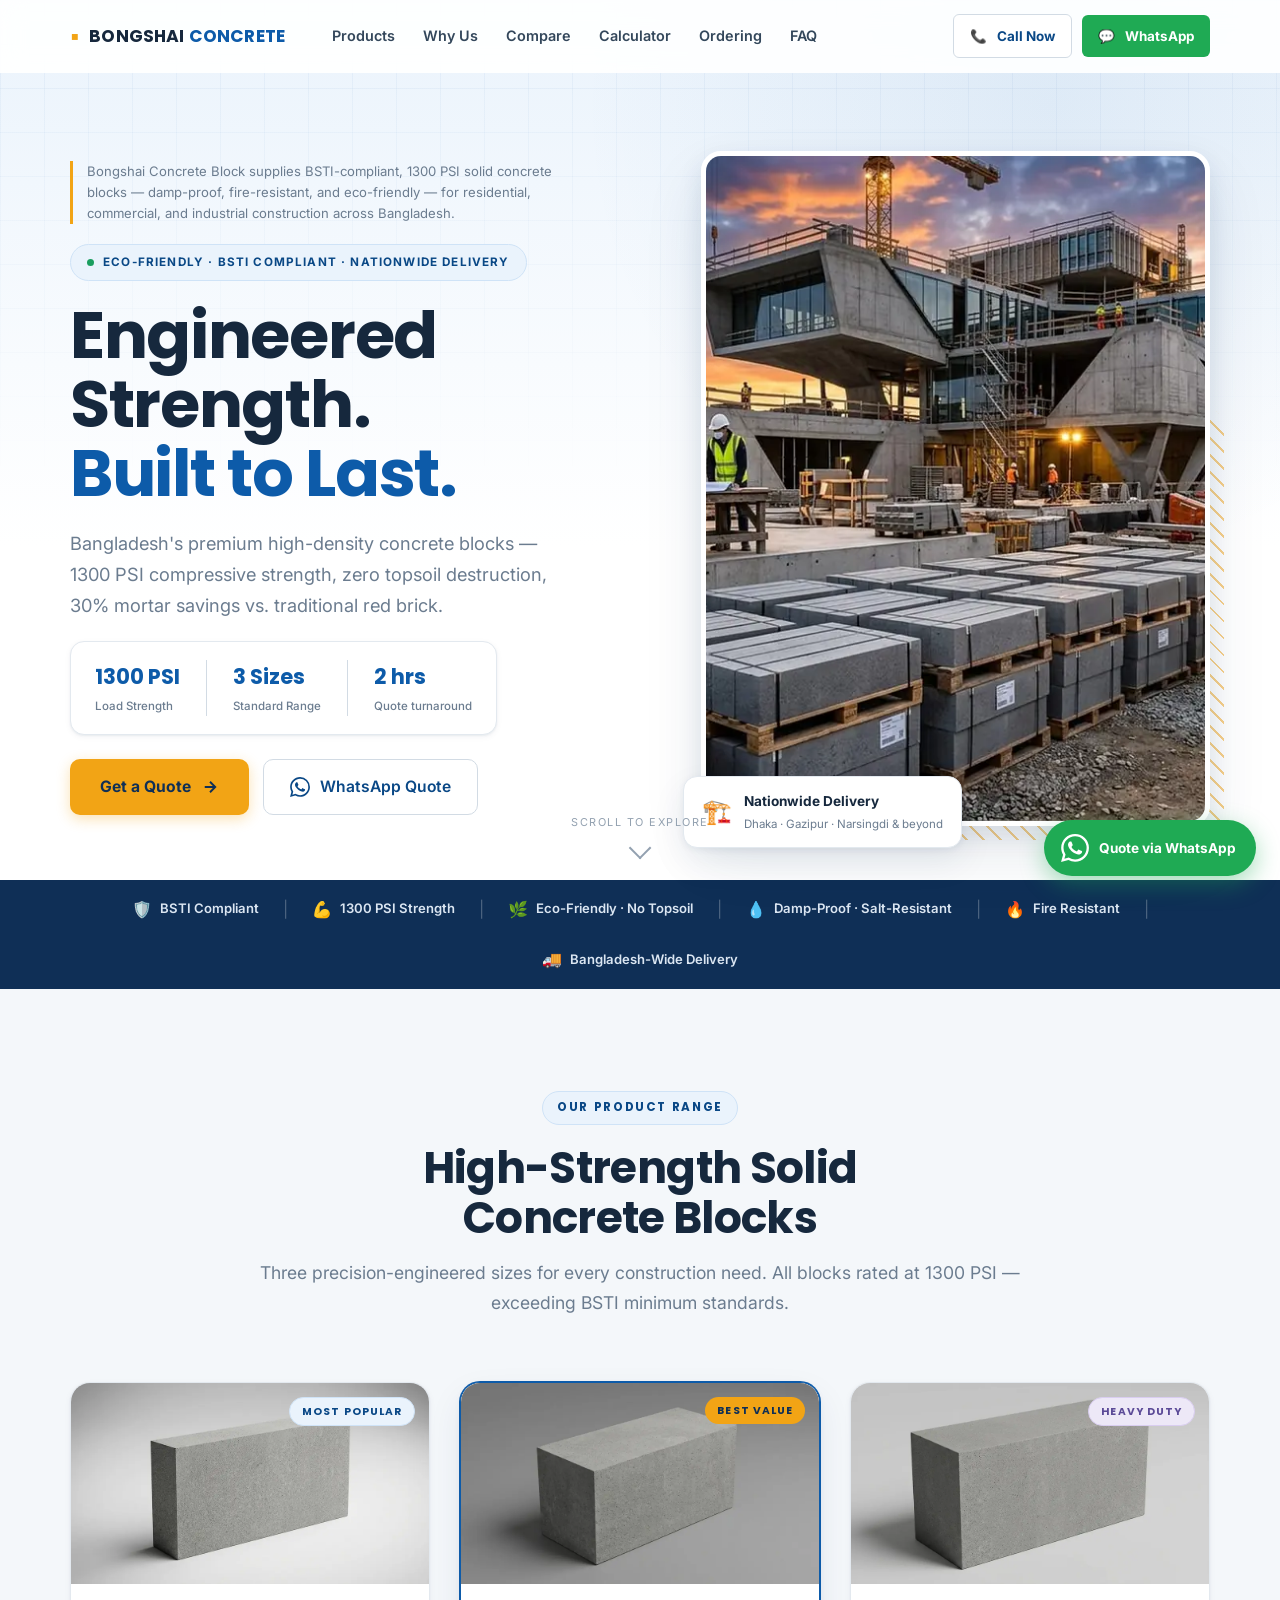
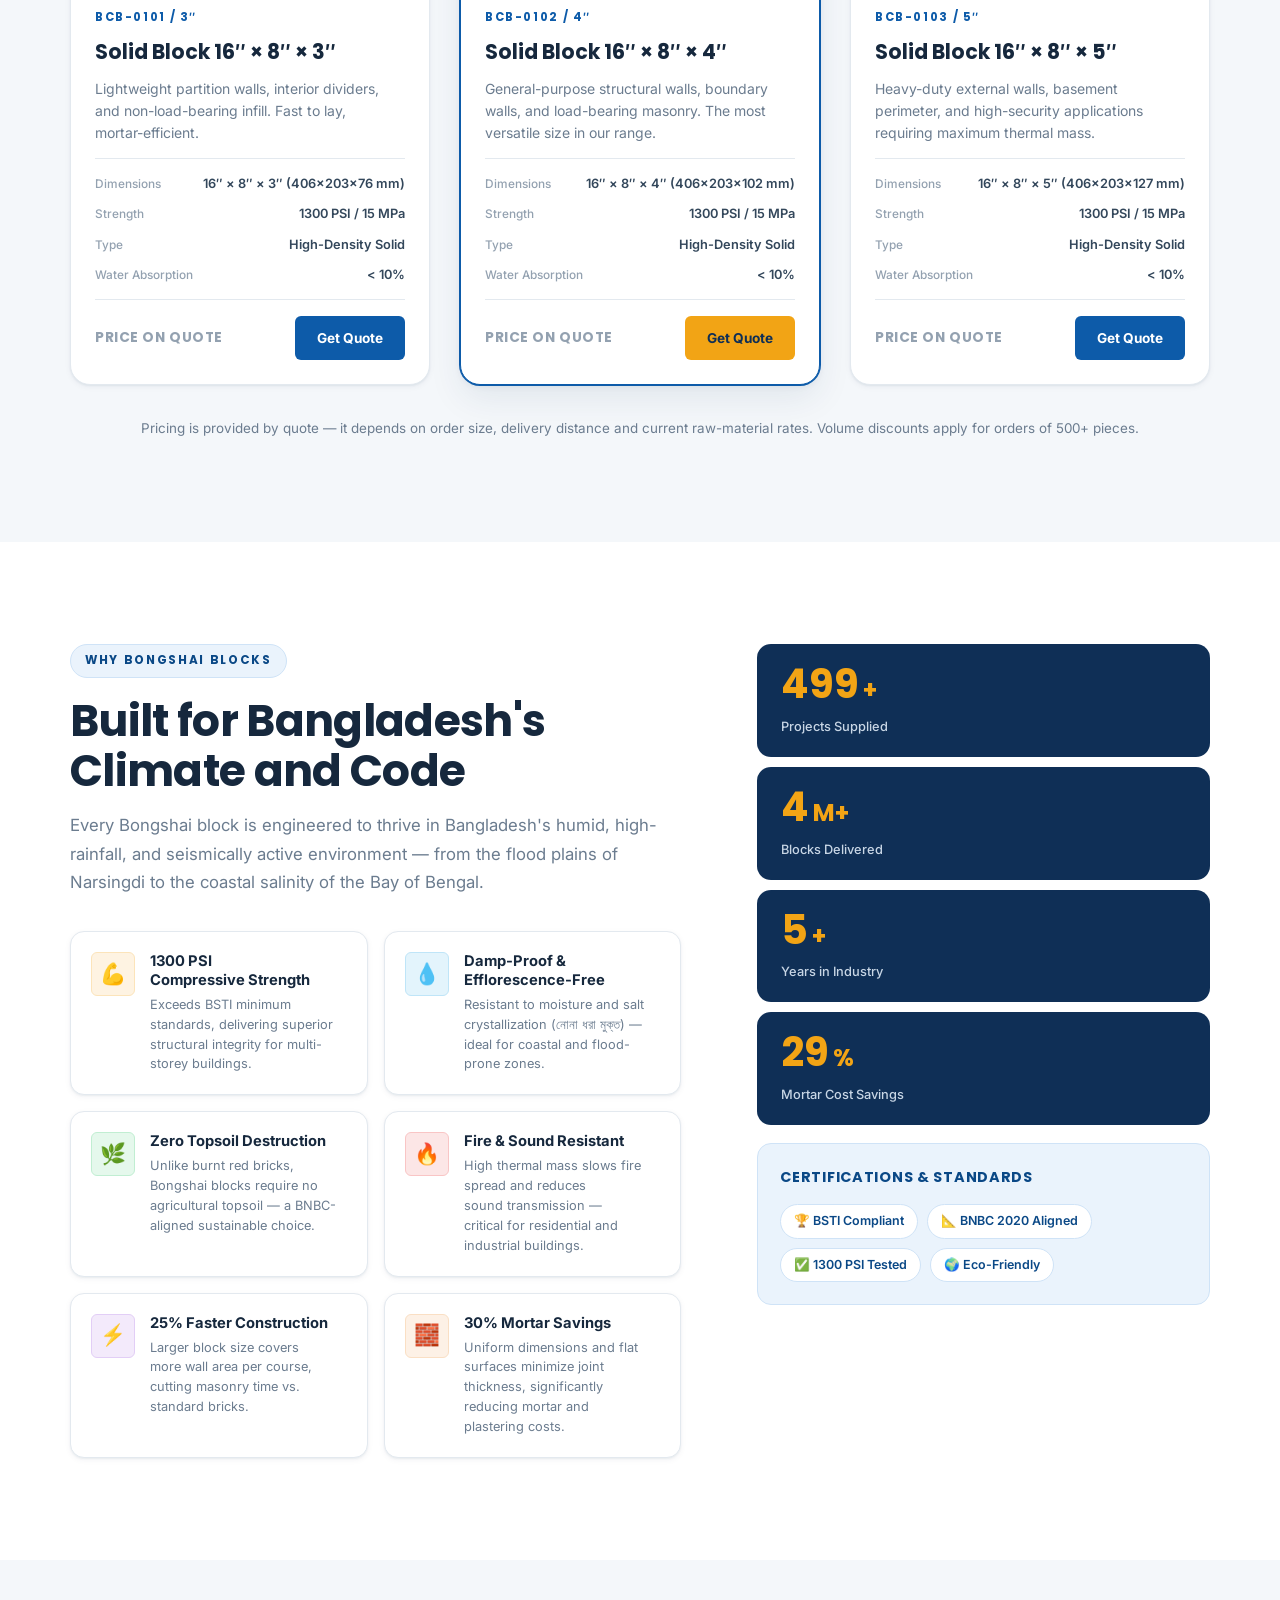
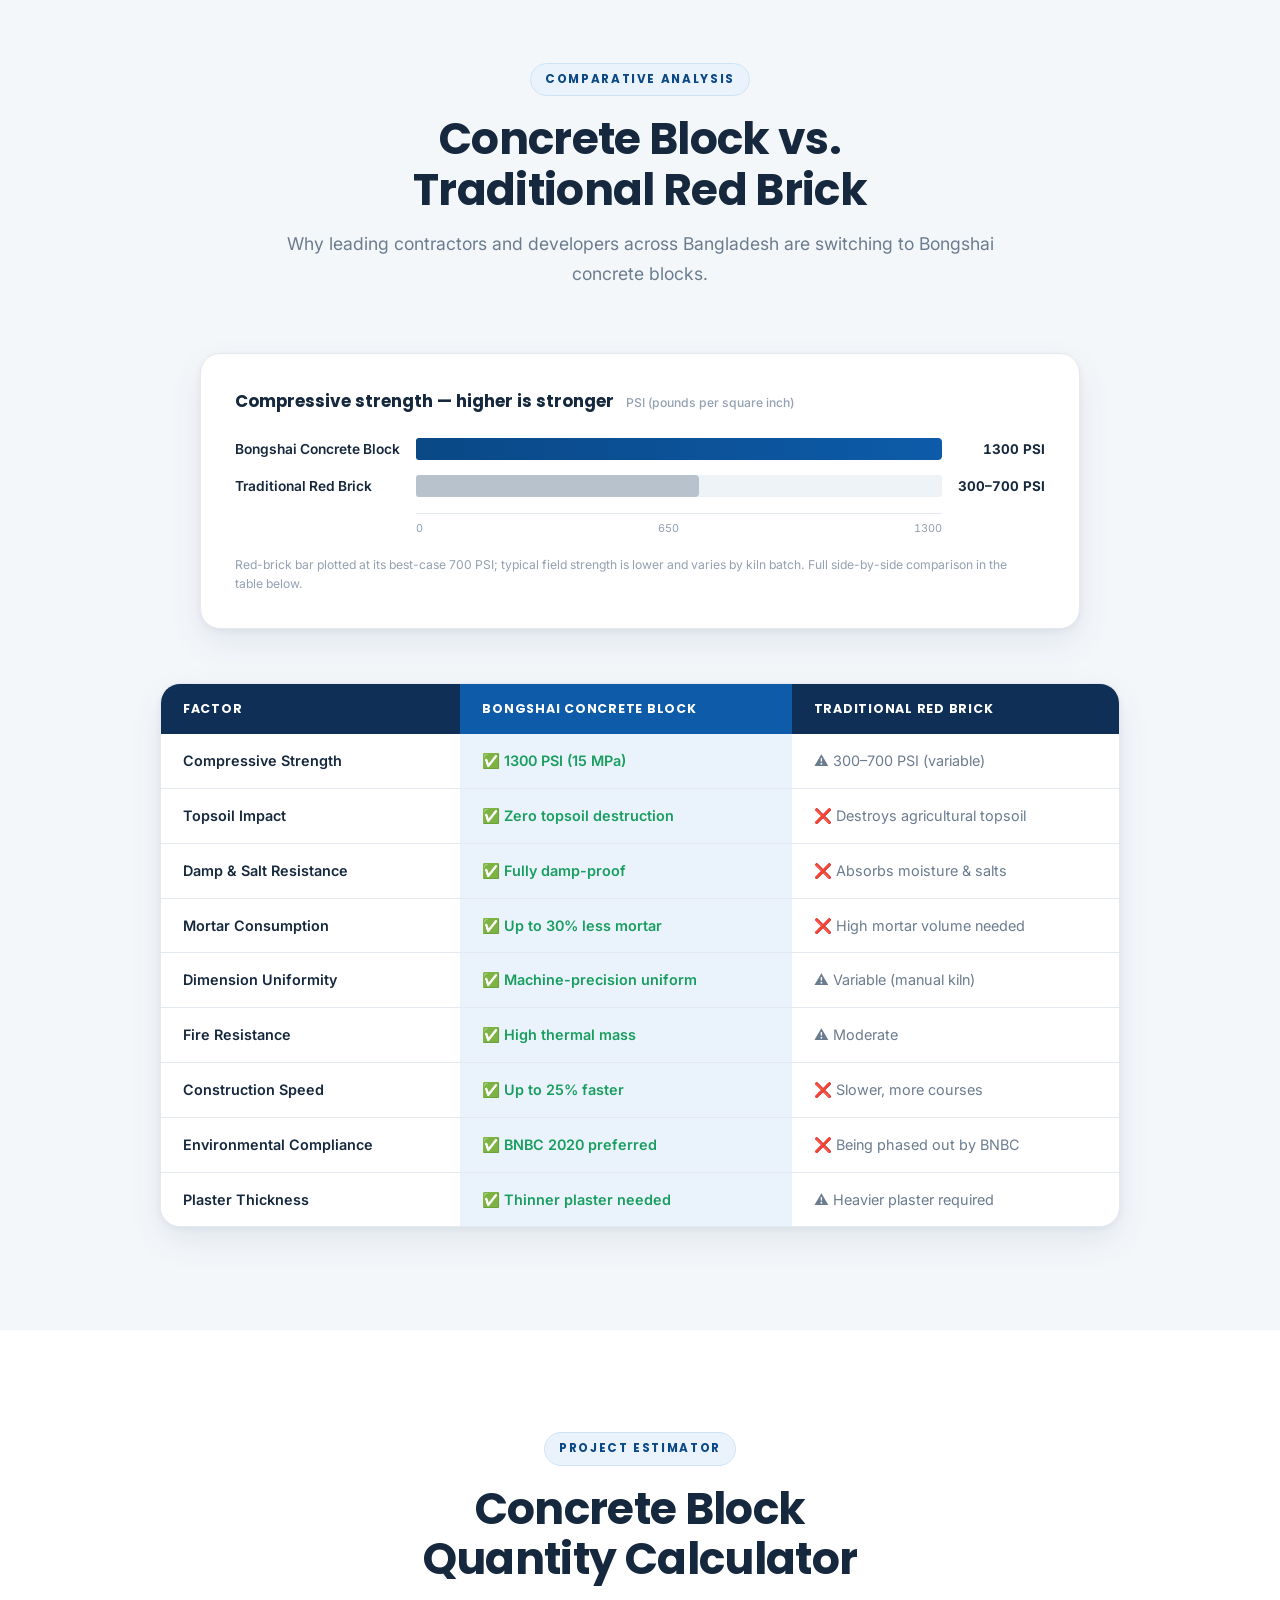
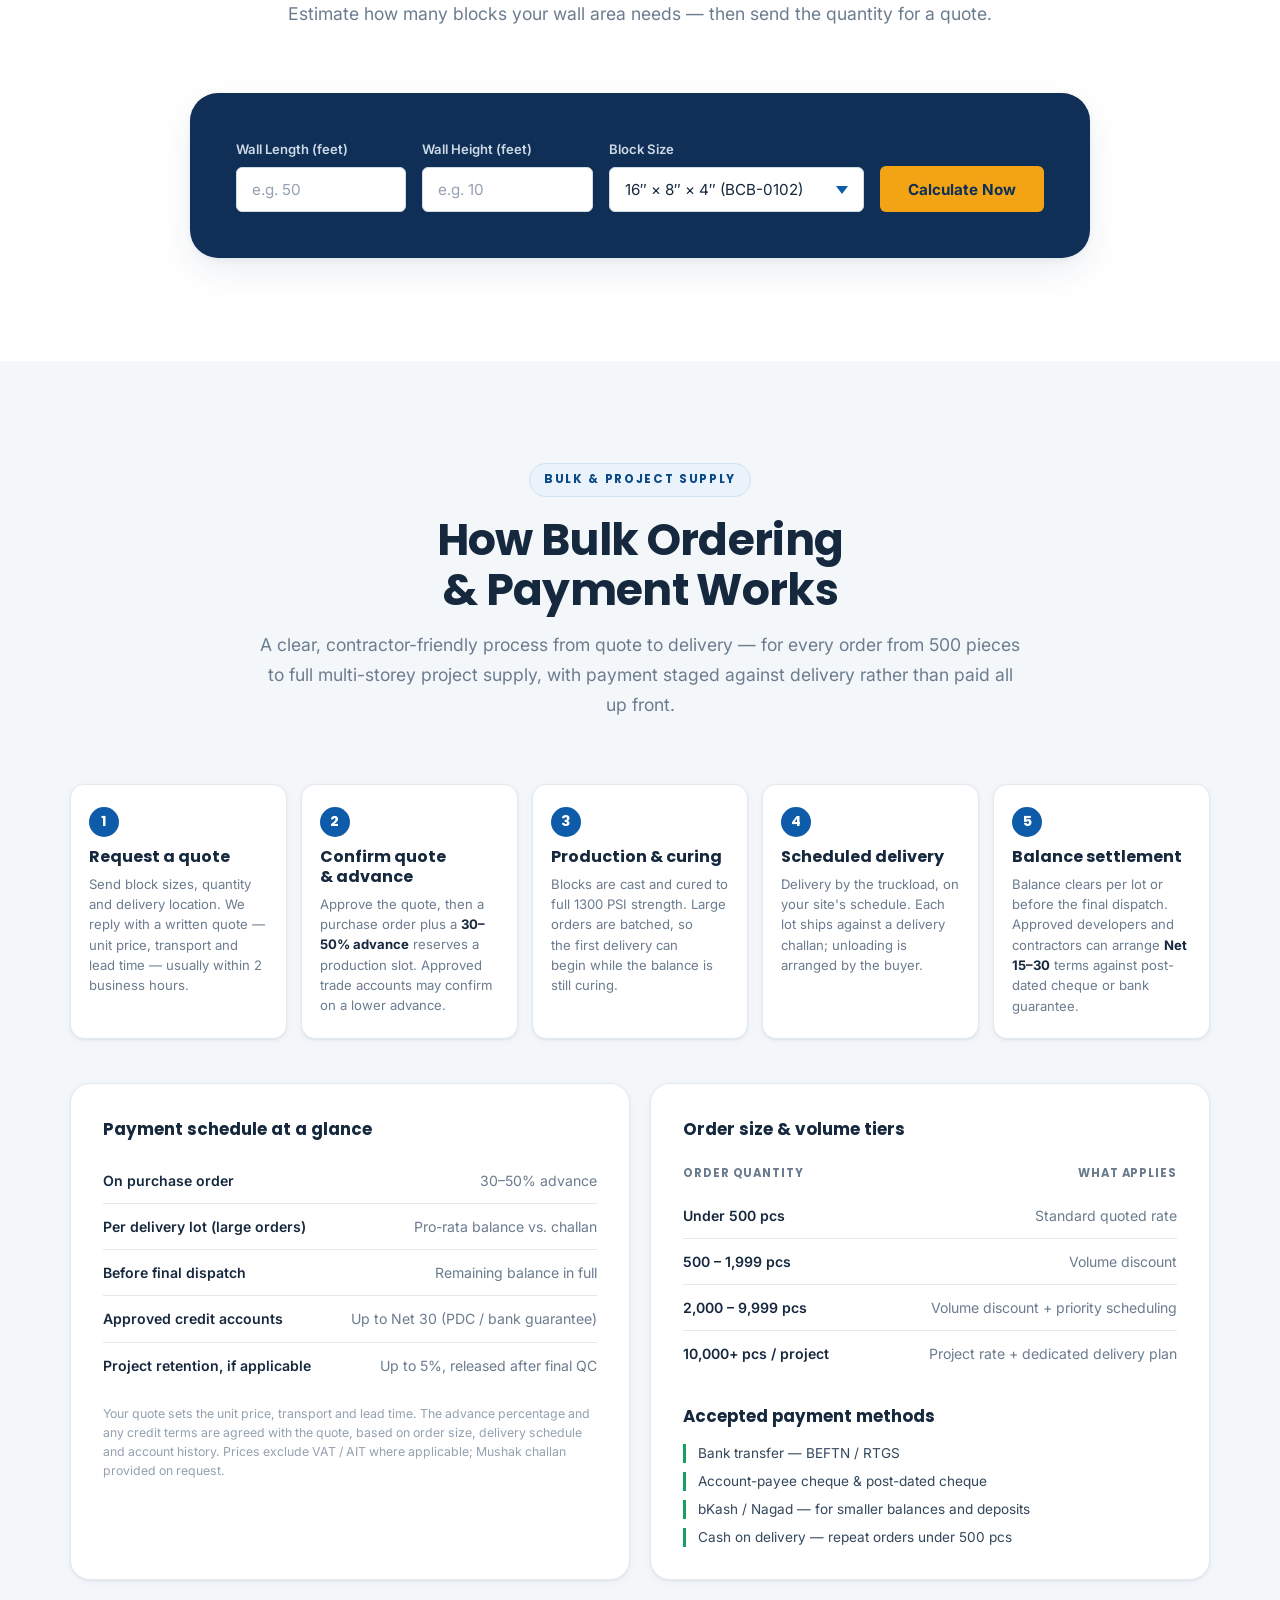
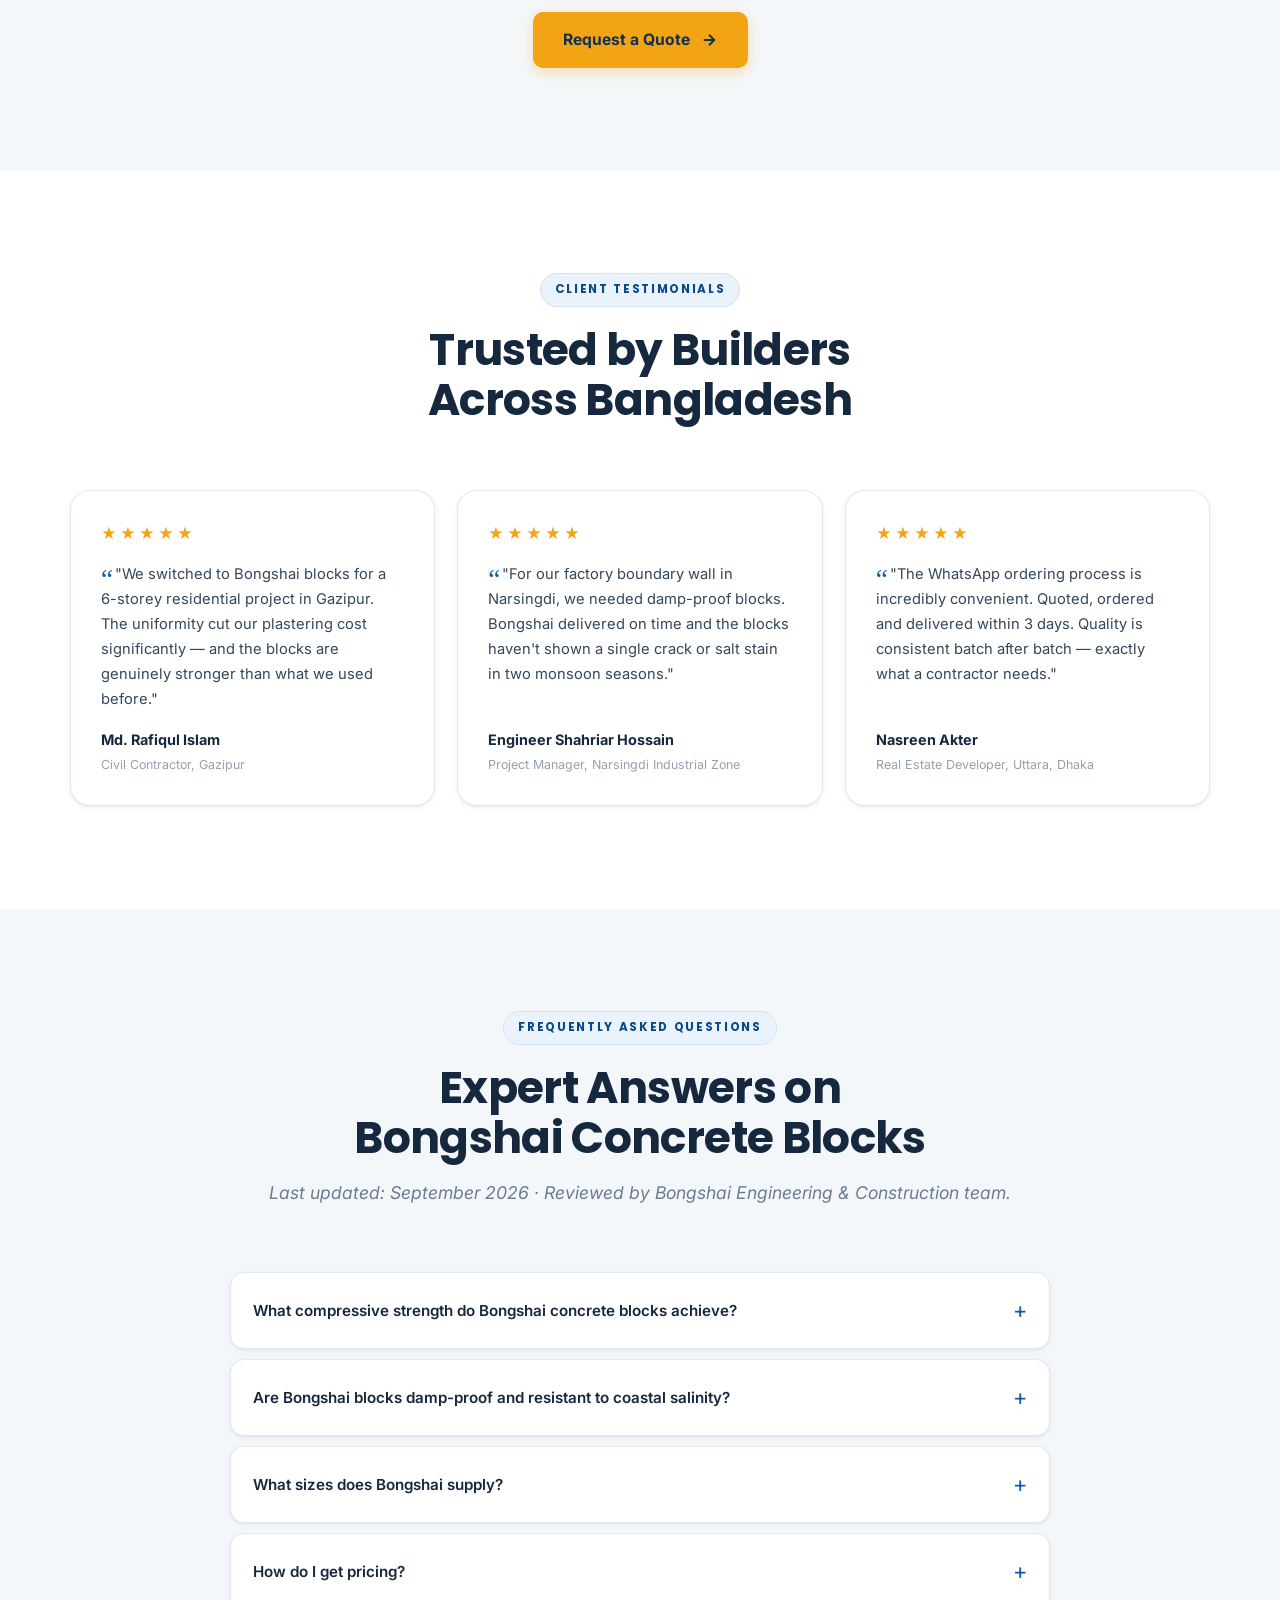
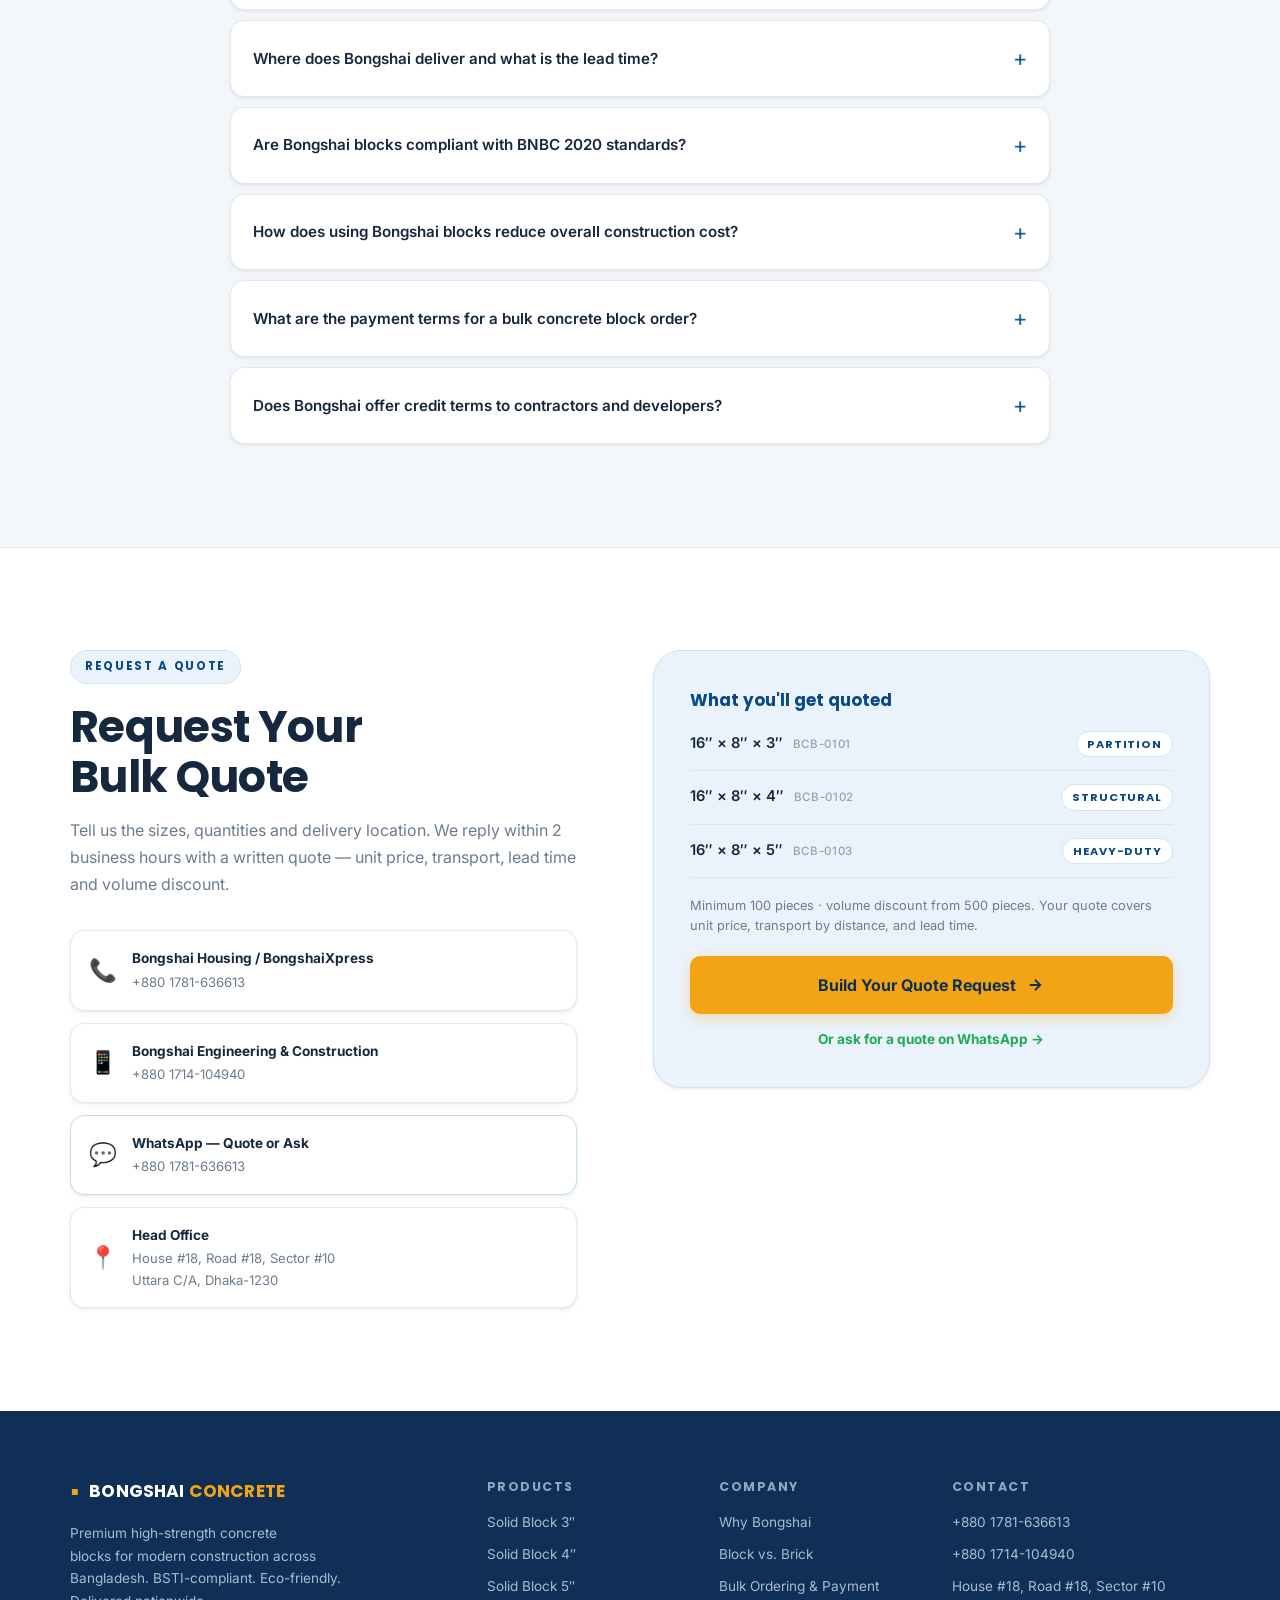
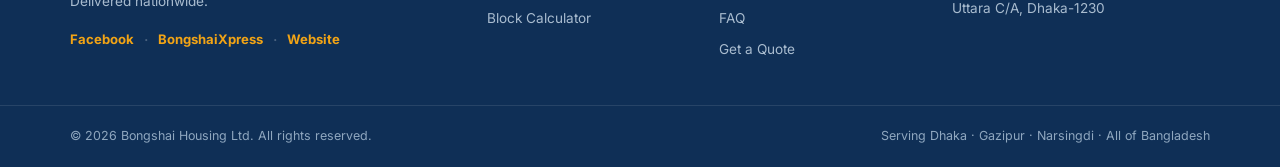
<file: index.html>
<!DOCTYPE html>
<html lang="en">
<head>
  <meta charset="UTF-8" />
  <meta name="viewport" content="width=device-width, initial-scale=1.0" />
  <title>Bongshai Concrete Block — High-Strength Eco Blocks | Bangladesh</title>
  <meta name="description" content="Bongshai Concrete Block offers BSTI-compliant, 1300 PSI solid concrete blocks — damp-proof, fire-resistant, and eco-friendly. Serving Dhaka, Gazipur, Narsingdi & all of Bangladesh. Request a bulk quote — nationwide delivery across Bangladesh." />
  <meta name="robots" content="index, follow, max-image-preview:large, max-snippet:-1" />
  <meta name="theme-color" content="#0d5ba9" />
  <meta name="author" content="Bongshai Housing Ltd." />
  <meta name="keywords" content="concrete block Bangladesh, solid concrete block, BSTI block, eco block, hollow block alternative, red brick alternative, Dhaka concrete block supplier, 1300 PSI block" />
  <link rel="canonical" href="https://blocks.bongshaihousing.com/" />

  <!-- Open Graph -->
  <meta property="og:title" content="Bongshai Concrete Block — Engineered High-Strength Eco Blocks" />
  <meta property="og:description" content="Premium solid concrete blocks rated at 1300 PSI. BSTI-compliant, eco-friendly, damp-proof. Wholesale & bulk supply across Bangladesh." />
  <meta property="og:type" content="website" />
  <meta property="og:url" content="https://blocks.bongshaihousing.com/" />
  <meta property="og:site_name" content="Bongshai Concrete Block" />
  <meta property="og:locale" content="en_US" />
  <meta property="og:image" content="https://blocks.bongshaihousing.com/assets/og-image.jpg" />
  <meta property="og:image:secure_url" content="https://blocks.bongshaihousing.com/assets/og-image.jpg" />
  <meta property="og:image:width" content="1200" />
  <meta property="og:image:height" content="630" />
  <meta property="og:image:alt" content="Bongshai Concrete Block — 1300 PSI BSTI-compliant solid concrete blocks, nationwide delivery across Bangladesh" />

  <!-- Twitter -->
  <meta name="twitter:card" content="summary_large_image" />
  <meta name="twitter:title" content="Bongshai Concrete Block — Engineered High-Strength Eco Blocks" />
  <meta name="twitter:description" content="Premium 1300 PSI solid concrete blocks. BSTI-compliant, eco-friendly, damp-proof. Bulk supply across Bangladesh." />
  <meta name="twitter:image" content="https://blocks.bongshaihousing.com/assets/og-image.jpg" />

  <!-- Icons & manifest -->
  <link rel="icon" href="/assets/icon.svg" type="image/svg+xml" />
  <link rel="icon" href="/assets/favicon-32.png" sizes="32x32" type="image/png" />
  <link rel="apple-touch-icon" href="/assets/apple-touch-icon.png" />
  <link rel="manifest" href="/site.webmanifest" />

  <!-- Fonts -->
  <link rel="preconnect" href="https://fonts.googleapis.com" />
  <link rel="preconnect" href="https://fonts.gstatic.com" crossorigin />
  <link href="https://fonts.googleapis.com/css2?family=Inter:wght@400;500;600;700;800&family=Poppins:wght@600;700&display=swap" rel="stylesheet" />

  <!-- Prioritise the hero image (LCP) -->
  <link rel="preload" as="image" href="assets/hero.webp?v=3" type="image/webp" fetchpriority="high" />

  <link rel="stylesheet" href="style.css?v=lt1" />

  <script type="application/ld+json">
  {
    "@context": "https://schema.org",
    "@graph": [
      {
        "@type": "WebSite",
        "@id": "https://blocks.bongshaihousing.com/#website",
        "url": "https://blocks.bongshaihousing.com/",
        "name": "Bongshai Concrete Block",
        "inLanguage": "en",
        "publisher": { "@id": "https://blocks.bongshaihousing.com/#org" }
      },
      {
        "@type": ["Organization", "HomeAndConstructionBusiness"],
        "@id": "https://blocks.bongshaihousing.com/#org",
        "name": "Bongshai Concrete Block",
        "legalName": "Bongshai Housing Ltd.",
        "url": "https://blocks.bongshaihousing.com/",
        "foundingDate": "2020",
        "description": "BSTI-compliant high-strength solid concrete block manufacturer based in Dhaka, Bangladesh.",
        "logo": {
          "@type": "ImageObject",
          "url": "https://blocks.bongshaihousing.com/assets/icon-512.png",
          "width": 512,
          "height": 512
        },
        "image": "https://blocks.bongshaihousing.com/assets/og-image.jpg",
        "areaServed": { "@type": "Country", "name": "Bangladesh" },
        "address": {
          "@type": "PostalAddress",
          "streetAddress": "House #18, Road #18, Sector #10, Uttara C/A",
          "addressLocality": "Dhaka",
          "postalCode": "1230",
          "addressCountry": "BD"
        },
        "contactPoint": [
          {"@type": "ContactPoint","telephone": "+8801781636613","contactType": "sales","areaServed": "BD","availableLanguage": ["en","bn"]},
          {"@type": "ContactPoint","telephone": "+8801714104940","contactType": "technical support","areaServed": "BD","availableLanguage": ["en","bn"]}
        ],
        "sameAs": ["https://www.facebook.com/BongshaiHousing","https://www.facebook.com/BongshaiXpress"]
      },
      {
        "@type": "Product",
        "@id": "https://blocks.bongshaihousing.com/#product-16x8x3",
        "name": "Bongshai Solid Concrete Block 16″ × 8″ × 3″",
        "sku": "BCB-0101",
        "mpn": "BCB-0101",
        "category": "Concrete Masonry Unit",
        "image": "https://blocks.bongshaihousing.com/assets/block-3.jpg",
        "description": "High-density solid concrete block for lightweight partition walls and non-load-bearing infill. 1300 PSI (15 MPa) compressive strength, water absorption under 10%.",
        "brand": { "@id": "https://blocks.bongshaihousing.com/#org" },
        "material": "Concrete",
        "width": { "@type": "QuantitativeValue", "value": 3, "unitCode": "INH" },
        "offers": {
          "@type": "Offer",
          "url": "https://blocks.bongshaihousing.com/#product-16x8x3",
          "availability": "https://schema.org/InStock",
          "seller": { "@id": "https://blocks.bongshaihousing.com/#org" }
        }
      },
      {
        "@type": "Product",
        "@id": "https://blocks.bongshaihousing.com/#product-16x8x4",
        "name": "Bongshai Solid Concrete Block 16″ × 8″ × 4″",
        "sku": "BCB-0102",
        "mpn": "BCB-0102",
        "category": "Concrete Masonry Unit",
        "image": "https://blocks.bongshaihousing.com/assets/block-4.jpg",
        "description": "General-purpose structural and load-bearing solid concrete block for walls and boundary walls. 1300 PSI (15 MPa) compressive strength, water absorption under 10%.",
        "brand": { "@id": "https://blocks.bongshaihousing.com/#org" },
        "material": "Concrete",
        "width": { "@type": "QuantitativeValue", "value": 4, "unitCode": "INH" },
        "offers": {
          "@type": "Offer",
          "url": "https://blocks.bongshaihousing.com/#product-16x8x4",
          "availability": "https://schema.org/InStock",
          "seller": { "@id": "https://blocks.bongshaihousing.com/#org" }
        }
      },
      {
        "@type": "Product",
        "@id": "https://blocks.bongshaihousing.com/#product-16x8x5",
        "name": "Bongshai Solid Concrete Block 16″ × 8″ × 5″",
        "sku": "BCB-0103",
        "mpn": "BCB-0103",
        "category": "Concrete Masonry Unit",
        "image": "https://blocks.bongshaihousing.com/assets/block-5.jpg",
        "description": "Heavy-duty solid concrete block for external walls, basement perimeter and high-thermal-mass applications. 1300 PSI (15 MPa) compressive strength, water absorption under 10%.",
        "brand": { "@id": "https://blocks.bongshaihousing.com/#org" },
        "material": "Concrete",
        "width": { "@type": "QuantitativeValue", "value": 5, "unitCode": "INH" },
        "offers": {
          "@type": "Offer",
          "url": "https://blocks.bongshaihousing.com/#product-16x8x5",
          "availability": "https://schema.org/InStock",
          "seller": { "@id": "https://blocks.bongshaihousing.com/#org" }
        }
      },
      {
        "@type": "FAQPage",
        "@id": "https://blocks.bongshaihousing.com/#faq",
        "mainEntity": [
          {"@type":"Question","name":"What compressive strength do Bongshai concrete blocks achieve?","acceptedAnswer":{"@type":"Answer","text":"Bongshai concrete blocks achieve 1300 PSI (15 MPa) compressive strength, exceeding BSTI minimum standards for load-bearing construction in Bangladesh."}},
          {"@type":"Question","name":"Are Bongshai concrete blocks damp-proof?","acceptedAnswer":{"@type":"Answer","text":"Yes. Bongshai blocks are damp-proof and efflorescence-free (ড্যাম্প ও নোনা ধরা মুক্ত), ideal for coastal and high-humidity areas in Bangladesh."}},
          {"@type":"Question","name":"What sizes does Bongshai Concrete Block supply?","acceptedAnswer":{"@type":"Answer","text":"Bongshai supplies solid concrete blocks in three sizes: 16\"x8\"x3\" (BCB-0101), 16\"x8\"x4\" (BCB-0102), and 16\"x8\"x5\" (BCB-0103). All are rated at 1300 PSI."}},
          {"@type":"Question","name":"How do I get pricing for Bongshai concrete blocks?","acceptedAnswer":{"@type":"Answer","text":"Pricing is provided by quote. Send the sizes, quantity and delivery location and Bongshai replies with a written quote — covering unit price, transport and lead time — usually within 2 business hours. Prices depend on order size, delivery distance and current raw-material rates."}},
          {"@type":"Question","name":"Where does Bongshai deliver concrete blocks?","acceptedAnswer":{"@type":"Answer","text":"Bongshai delivers nationwide across Bangladesh, covering Greater Dhaka, Uttara, Gazipur, Narsingdi, and all divisional cities."}},
          {"@type":"Question","name":"Are Bongshai blocks compliant with BNBC 2020 standards?","acceptedAnswer":{"@type":"Answer","text":"Yes. Bongshai blocks align with BSTI standards and BNBC 2020 guidelines, which promote eco-friendly concrete masonry units over traditional burnt red bricks to reduce topsoil destruction."}},
          {"@type":"Question","name":"How does using Bongshai blocks reduce construction cost?","acceptedAnswer":{"@type":"Answer","text":"Three key savings: up to 30% less mortar due to uniform dimensions, thinner plaster due to flat surfaces, and up to 25% faster masonry due to larger block coverage per course."}},
          {"@type":"Question","name":"What are the payment terms for a bulk concrete block order?","acceptedAnswer":{"@type":"Answer","text":"Once your quote is confirmed, a purchase order plus a 30-50% advance reserves a production slot. For large orders the balance is paid pro-rata against each delivery lot; otherwise the remaining balance is settled before final dispatch. Payment by bank transfer (BEFTN/RTGS), account-payee cheque, or bKash/Nagad for smaller balances."}},
          {"@type":"Question","name":"Does Bongshai offer credit terms to contractors and developers?","acceptedAnswer":{"@type":"Answer","text":"Yes. Approved trade accounts can arrange up to Net 30 payment terms against post-dated cheques or a bank guarantee. New accounts start on advance-and-delivery terms and become eligible for credit after a supply history is established."}}
        ]
      }
    ]
  }
  </script>
</head>
<body>

  <a href="#main" class="skip-link">Skip to main content</a>

  <!-- NAV -->
  <header class="nav-bar" id="nav-bar">
    <div class="nav-inner">
      <a href="#hero" class="nav-logo" aria-label="Bongshai Concrete Block — home">
        <span class="logo-icon" aria-hidden="true">▪</span>
        <span class="logo-text">BONGSHAI <em>CONCRETE</em></span>
      </a>
      <nav class="nav-links" aria-label="Primary">
        <a href="#products">Products</a>
        <a href="#why-us">Why Us</a>
        <a href="#compare">Compare</a>
        <a href="#calculator">Calculator</a>
        <a href="#ordering">Ordering</a>
        <a href="#faq">FAQ</a>
      </nav>
      <div class="nav-cta-group">
        <a href="tel:+8801781636613" class="btn-nav-call" id="nav-call-btn"><span aria-hidden="true">📞</span> Call Now</a>
        <a href="https://wa.me/8801781636613?text=Hello%2C%20I%27d%20like%20a%20bulk%20quote%20for%20Bongshai%20Concrete%20Blocks." class="btn-nav-wa" id="nav-whatsapp-btn" target="_blank" rel="noopener" data-mcp-action="open-whatsapp" data-mcp-param-number="8801781636613"><span aria-hidden="true">💬</span> WhatsApp</a>
      </div>
      <button class="hamburger" id="hamburger" type="button" aria-label="Open menu" aria-expanded="false" aria-controls="mobile-menu">
        <span></span><span></span><span></span>
      </button>
    </div>
    <div class="mobile-menu" id="mobile-menu" hidden>
      <a href="#products">Products</a>
      <a href="#why-us">Why Us</a>
      <a href="#compare">Compare</a>
      <a href="#calculator">Calculator</a>
      <a href="#ordering">Ordering</a>
      <a href="#faq">FAQ</a>
      <a href="tel:+8801781636613" class="mobile-call"><span aria-hidden="true">📞</span> +880 1781-636613</a>
    </div>
  </header>

  <main id="main" tabindex="-1">

  <!-- HERO -->
  <section class="hero" id="hero" aria-labelledby="hero-headline">
    <div class="hero-bg-overlay" aria-hidden="true"></div>
    <div class="hero-content">
      <p class="hero-answer-first">Bongshai Concrete Block supplies BSTI-compliant, 1300 PSI solid concrete blocks — damp-proof, fire-resistant, and eco-friendly — for residential, commercial, and industrial construction across Bangladesh.</p>
      <div class="hero-badge"><span class="badge-dot" aria-hidden="true"></span>Eco-Friendly · BSTI Compliant · Nationwide Delivery</div>
      <h1 class="hero-headline" id="hero-headline">Engineered Strength.<br/><span class="gradient-text">Built to Last.</span></h1>
      <p class="hero-sub">Bangladesh's premium high-density concrete blocks — 1300 PSI compressive strength, zero topsoil destruction, 30% mortar savings vs. traditional red brick.</p>
      <div class="hero-stats">
        <div class="stat-pill"><strong>1300 PSI</strong><span>Load Strength</span></div>
        <div class="stat-divider" aria-hidden="true"></div>
        <div class="stat-pill"><strong>3 Sizes</strong><span>Standard Range</span></div>
        <div class="stat-divider" aria-hidden="true"></div>
        <div class="stat-pill"><strong>2 hrs</strong><span>Quote turnaround</span></div>
      </div>
      <div class="hero-actions">
        <a href="checkout.html" class="btn-primary" id="hero-order-btn">
          <span>Get a Quote</span>
          <svg width="18" height="18" viewBox="0 0 24 24" fill="none" stroke="currentColor" stroke-width="2.5" aria-hidden="true" focusable="false"><path d="M5 12h14M12 5l7 7-7 7"/></svg>
        </a>
        <a href="https://wa.me/8801781636613?text=Hi%2C%20I%27d%20like%20a%20quote%20for%20Bongshai%20concrete%20blocks." class="btn-whatsapp" id="hero-wa-btn" target="_blank" rel="noopener">
          <svg viewBox="0 0 24 24" fill="currentColor" width="20" height="20" aria-hidden="true" focusable="false"><path d="M17.472 14.382c-.297-.149-1.758-.867-2.03-.967-.273-.099-.471-.148-.67.15-.197.297-.767.966-.94 1.164-.173.199-.347.223-.644.075-.297-.15-1.255-.463-2.39-1.475-.883-.788-1.48-1.761-1.653-2.059-.173-.297-.018-.458.13-.606.134-.133.298-.347.446-.52.149-.174.198-.298.298-.497.099-.198.05-.371-.025-.52-.075-.149-.669-1.612-.916-2.207-.242-.579-.487-.5-.669-.51-.173-.008-.371-.01-.57-.01-.198 0-.52.074-.792.372-.272.297-1.04 1.016-1.04 2.479 0 1.462 1.065 2.875 1.213 3.074.149.198 2.096 3.2 5.077 4.487.709.306 1.262.489 1.694.625.712.227 1.36.195 1.871.118.571-.085 1.758-.719 2.006-1.413.248-.694.248-1.289.173-1.413-.074-.124-.272-.198-.57-.347m-5.421 7.403h-.004a9.87 9.87 0 01-5.031-1.378l-.361-.214-3.741.982.998-3.648-.235-.374a9.86 9.86 0 01-1.51-5.26c.001-5.45 4.436-9.884 9.888-9.884 2.64 0 5.122 1.03 6.988 2.898a9.825 9.825 0 012.893 6.994c-.003 5.45-4.437 9.884-9.885 9.884m8.413-18.297A11.815 11.815 0 0012.05 0C5.495 0 .16 5.335.157 11.892c0 2.096.547 4.142 1.588 5.945L.057 24l6.305-1.654a11.882 11.882 0 005.683 1.448h.005c6.554 0 11.89-5.335 11.893-11.893A11.821 11.821 0 0020.464 3.488"/></svg>
          WhatsApp Quote
        </a>
      </div>
    </div>
    <div class="hero-image-wrap">
      <div class="hero-img-glow" aria-hidden="true"></div>
      <picture>
        <source srcset="assets/hero.webp?v=3" type="image/webp" />
        <img src="assets/hero.jpg?v=3" width="1200" height="675" alt="Bongshai concrete block manufacturing yard with pallets of high-strength solid blocks at golden hour" class="hero-img" loading="eager" fetchpriority="high" decoding="async" />
      </picture>
      <div class="hero-floating-card">
        <div class="fc-icon" aria-hidden="true">🏗️</div>
        <div class="fc-text"><strong>Nationwide Delivery</strong><span>Dhaka · Gazipur · Narsingdi &amp; beyond</span></div>
      </div>
    </div>
    <div class="hero-scroll-hint" aria-hidden="true"><span>Scroll to explore</span><div class="scroll-arrow"></div></div>
  </section>

  <!-- TRUST BAR -->
  <section class="trust-bar" aria-label="Product assurances">
    <div class="trust-bar-inner">
      <div class="trust-item"><span class="trust-icon" aria-hidden="true">🛡️</span><span>BSTI Compliant</span></div>
      <div class="trust-sep" aria-hidden="true">|</div>
      <div class="trust-item"><span class="trust-icon" aria-hidden="true">💪</span><span>1300 PSI Strength</span></div>
      <div class="trust-sep" aria-hidden="true">|</div>
      <div class="trust-item"><span class="trust-icon" aria-hidden="true">🌿</span><span>Eco-Friendly · No Topsoil</span></div>
      <div class="trust-sep" aria-hidden="true">|</div>
      <div class="trust-item"><span class="trust-icon" aria-hidden="true">💧</span><span>Damp-Proof · Salt-Resistant</span></div>
      <div class="trust-sep" aria-hidden="true">|</div>
      <div class="trust-item"><span class="trust-icon" aria-hidden="true">🔥</span><span>Fire Resistant</span></div>
      <div class="trust-sep" aria-hidden="true">|</div>
      <div class="trust-item"><span class="trust-icon" aria-hidden="true">🚚</span><span>Bangladesh-Wide Delivery</span></div>
    </div>
  </section>

  <!-- PRODUCTS -->
  <section class="section products-section" id="products" aria-labelledby="products-heading">
    <div class="container">
      <div class="section-header">
        <span class="section-tag">Our Product Range</span>
        <h2 class="section-title" id="products-heading">High-Strength Solid Concrete Blocks</h2>
        <p class="section-desc">Three precision-engineered sizes for every construction need. All blocks rated at 1300 PSI — exceeding BSTI minimum standards.</p>
      </div>
      <div class="products-grid">

        <article class="product-card" id="product-3inch">
          <div class="product-card-inner">
            <div class="product-badge-popular">Most Popular</div>
            <div class="product-img-wrap">
              <picture>
                <source srcset="assets/block-3.webp?v=3" type="image/webp" />
                <img src="assets/block-3.jpg?v=3" width="900" height="506" alt="Bongshai 16 by 8 by 3 inch solid concrete block" class="product-img" loading="lazy" decoding="async" />
              </picture>
            </div>
            <div class="product-body">
              <div class="product-code">BCB-0101 / 3″</div>
              <h3 class="product-name">Solid Block 16″ × 8″ × 3″</h3>
              <p class="product-desc-text">Lightweight partition walls, interior dividers, and non-load-bearing infill. Fast to lay, mortar-efficient.</p>
              <div class="product-specs">
                <div class="spec-row"><span class="spec-label">Dimensions</span><span class="spec-value">16″ × 8″ × 3″ (406×203×76 mm)</span></div>
                <div class="spec-row"><span class="spec-label">Strength</span><span class="spec-value">1300 PSI / 15 MPa</span></div>
                <div class="spec-row"><span class="spec-label">Type</span><span class="spec-value">High-Density Solid</span></div>
                <div class="spec-row"><span class="spec-label">Water Absorption</span><span class="spec-value">&lt; 10%</span></div>
              </div>
              <div class="product-price-row">
                <span class="price-quote">Price on quote</span>
                <a href="checkout.html?size=16x8x3" class="btn-product-order" id="order-3inch" data-mcp-action="request-quote" data-mcp-param-product="16x8x3">Get Quote</a>
              </div>
            </div>
          </div>
        </article>

        <article class="product-card product-card--featured" id="product-4inch">
          <div class="product-card-inner">
            <div class="product-badge-best">Best Value</div>
            <div class="product-img-wrap">
              <picture>
                <source srcset="assets/block-4.webp?v=3" type="image/webp" />
                <img src="assets/block-4.jpg?v=3" width="900" height="506" alt="Bongshai 16 by 8 by 4 inch solid concrete block" class="product-img" loading="lazy" decoding="async" />
              </picture>
            </div>
            <div class="product-body">
              <div class="product-code">BCB-0102 / 4″</div>
              <h3 class="product-name">Solid Block 16″ × 8″ × 4″</h3>
              <p class="product-desc-text">General-purpose structural walls, boundary walls, and load-bearing masonry. The most versatile size in our range.</p>
              <div class="product-specs">
                <div class="spec-row"><span class="spec-label">Dimensions</span><span class="spec-value">16″ × 8″ × 4″ (406×203×102 mm)</span></div>
                <div class="spec-row"><span class="spec-label">Strength</span><span class="spec-value">1300 PSI / 15 MPa</span></div>
                <div class="spec-row"><span class="spec-label">Type</span><span class="spec-value">High-Density Solid</span></div>
                <div class="spec-row"><span class="spec-label">Water Absorption</span><span class="spec-value">&lt; 10%</span></div>
              </div>
              <div class="product-price-row">
                <span class="price-quote">Price on quote</span>
                <a href="checkout.html?size=16x8x4" class="btn-product-order" id="order-4inch" data-mcp-action="request-quote" data-mcp-param-product="16x8x4">Get Quote</a>
              </div>
            </div>
          </div>
        </article>

        <article class="product-card" id="product-5inch">
          <div class="product-card-inner">
            <div class="product-badge-pro">Heavy Duty</div>
            <div class="product-img-wrap">
              <picture>
                <source srcset="assets/block-5.webp?v=3" type="image/webp" />
                <img src="assets/block-5.jpg?v=3" width="900" height="506" alt="Bongshai 16 by 8 by 5 inch heavy duty solid concrete block" class="product-img" loading="lazy" decoding="async" />
              </picture>
            </div>
            <div class="product-body">
              <div class="product-code">BCB-0103 / 5″</div>
              <h3 class="product-name">Solid Block 16″ × 8″ × 5″</h3>
              <p class="product-desc-text">Heavy-duty external walls, basement perimeter, and high-security applications requiring maximum thermal mass.</p>
              <div class="product-specs">
                <div class="spec-row"><span class="spec-label">Dimensions</span><span class="spec-value">16″ × 8″ × 5″ (406×203×127 mm)</span></div>
                <div class="spec-row"><span class="spec-label">Strength</span><span class="spec-value">1300 PSI / 15 MPa</span></div>
                <div class="spec-row"><span class="spec-label">Type</span><span class="spec-value">High-Density Solid</span></div>
                <div class="spec-row"><span class="spec-label">Water Absorption</span><span class="spec-value">&lt; 10%</span></div>
              </div>
              <div class="product-price-row">
                <span class="price-quote">Price on quote</span>
                <a href="checkout.html?size=16x8x5" class="btn-product-order" id="order-5inch" data-mcp-action="request-quote" data-mcp-param-product="16x8x5">Get Quote</a>
              </div>
            </div>
          </div>
        </article>
      </div>
      <p class="products-note">Pricing is provided by quote — it depends on order size, delivery distance and current raw-material rates. Volume discounts apply for orders of 500+ pieces.</p>
    </div>
  </section>

  <!-- WHY US -->
  <section class="section why-section" id="why-us" aria-labelledby="why-heading">
    <div class="container">
      <div class="why-layout">
        <div class="why-left">
          <span class="section-tag">Why Bongshai Blocks</span>
          <h2 class="section-title" id="why-heading">Built for Bangladesh's Climate and Code</h2>
          <p class="why-intro">Every Bongshai block is engineered to thrive in Bangladesh's humid, high-rainfall, and seismically active environment — from the flood plains of Narsingdi to the coastal salinity of the Bay of Bengal.</p>
          <div class="features-grid">
            <div class="feature-card" id="feat-strength">
              <div class="feature-icon-wrap" style="--icon-color: hsl(38,92%,50%)" aria-hidden="true"><span>💪</span></div>
              <div class="feature-text"><h3>1300 PSI Compressive Strength</h3><p>Exceeds BSTI minimum standards, delivering superior structural integrity for multi-storey buildings.</p></div>
            </div>
            <div class="feature-card" id="feat-damp">
              <div class="feature-icon-wrap" style="--icon-color: hsl(200,80%,50%)" aria-hidden="true"><span>💧</span></div>
              <div class="feature-text"><h3>Damp-Proof &amp; Efflorescence-Free</h3><p>Resistant to moisture and salt crystallization (<span lang="bn">নোনা ধরা মুক্ত</span>) — ideal for coastal and flood-prone zones.</p></div>
            </div>
            <div class="feature-card" id="feat-eco">
              <div class="feature-icon-wrap" style="--icon-color: hsl(142,70%,45%)" aria-hidden="true"><span>🌿</span></div>
              <div class="feature-text"><h3>Zero Topsoil Destruction</h3><p>Unlike burnt red bricks, Bongshai blocks require no agricultural topsoil — a BNBC-aligned sustainable choice.</p></div>
            </div>
            <div class="feature-card" id="feat-fire">
              <div class="feature-icon-wrap" style="--icon-color: hsl(0,80%,55%)" aria-hidden="true"><span>🔥</span></div>
              <div class="feature-text"><h3>Fire &amp; Sound Resistant</h3><p>High thermal mass slows fire spread and reduces sound transmission — critical for residential and industrial buildings.</p></div>
            </div>
            <div class="feature-card" id="feat-speed">
              <div class="feature-icon-wrap" style="--icon-color: hsl(270,70%,60%)" aria-hidden="true"><span>⚡</span></div>
              <div class="feature-text"><h3>25% Faster Construction</h3><p>Larger block size covers more wall area per course, cutting masonry time vs. standard bricks.</p></div>
            </div>
            <div class="feature-card" id="feat-mortar">
              <div class="feature-icon-wrap" style="--icon-color: hsl(30,85%,55%)" aria-hidden="true"><span>🧱</span></div>
              <div class="feature-text"><h3>30% Mortar Savings</h3><p>Uniform dimensions and flat surfaces minimize joint thickness, significantly reducing mortar and plastering costs.</p></div>
            </div>
          </div>
        </div>
        <div class="why-right">
          <div class="stats-tower">
            <div class="stat-big" id="stat-projects"><span class="stat-number" data-target="500">0</span><span class="stat-suffix">+</span><span class="stat-label">Projects Supplied</span></div>
            <div class="stat-big" id="stat-blocks"><span class="stat-number" data-target="5">0</span><span class="stat-suffix">M+</span><span class="stat-label">Blocks Delivered</span></div>
            <div class="stat-big" id="stat-years"><span class="stat-number" data-target="6">0</span><span class="stat-suffix">+</span><span class="stat-label">Years in Industry</span></div>
            <div class="stat-big" id="stat-mortar"><span class="stat-number" data-target="30">0</span><span class="stat-suffix">%</span><span class="stat-label">Mortar Cost Savings</span></div>
          </div>
          <div class="certifications-card">
            <h3>Certifications &amp; Standards</h3>
            <div class="cert-items">
              <div class="cert-chip"><span aria-hidden="true">🏆</span> BSTI Compliant</div>
              <div class="cert-chip"><span aria-hidden="true">📐</span> BNBC 2020 Aligned</div>
              <div class="cert-chip"><span aria-hidden="true">✅</span> 1300 PSI Tested</div>
              <div class="cert-chip"><span aria-hidden="true">🌍</span> Eco-Friendly</div>
            </div>
          </div>
        </div>
      </div>
    </div>
  </section>

  <!-- COMPARISON -->
  <section class="section compare-section" id="compare" aria-labelledby="compare-heading">
    <div class="container">
      <div class="section-header">
        <span class="section-tag">Comparative Analysis</span>
        <h2 class="section-title" id="compare-heading">Concrete Block vs. Traditional Red Brick</h2>
        <p class="section-desc">Why leading contractors and developers across Bangladesh are switching to Bongshai concrete blocks.</p>
      </div>

      <figure class="strength-chart">
        <figcaption class="strength-chart__cap">
          Compressive strength — higher is stronger
          <span class="strength-chart__unit">PSI (pounds per square inch)</span>
        </figcaption>
        <div class="sc-plot">
          <div class="sc-row">
            <span class="sc-name">Bongshai Concrete Block</span>
            <span class="sc-track">
              <span class="sc-bar sc-bar--bongshai" style="width:100%"></span>
            </span>
            <span class="sc-value">1300 PSI</span>
          </div>
          <div class="sc-row">
            <span class="sc-name">Traditional Red Brick</span>
            <span class="sc-track">
              <span class="sc-bar sc-bar--brick" style="width:53.8%"></span>
            </span>
            <span class="sc-value">300–700 PSI</span>
          </div>
          <div class="sc-axis" aria-hidden="true">
            <span>0</span><span>650</span><span>1300</span>
          </div>
        </div>
        <p class="strength-chart__note">Red-brick bar plotted at its best-case 700 PSI; typical field strength is lower and varies by kiln batch. Full side-by-side comparison in the table below.</p>
      </figure>

      <div class="compare-table-wrap">
        <table class="compare-table">
          <caption class="visually-hidden">Bongshai concrete block compared with traditional red brick across nine factors</caption>
          <thead>
            <tr>
              <th scope="col">Factor</th>
              <th scope="col" class="col-bongshai">Bongshai Concrete Block</th>
              <th scope="col" class="col-brick">Traditional Red Brick</th>
            </tr>
          </thead>
          <tbody>
            <tr><th scope="row">Compressive Strength</th><td class="col-bongshai win"><span aria-hidden="true">✅</span> 1300 PSI (15 MPa)</td><td class="col-brick"><span aria-hidden="true">⚠️</span> 300–700 PSI (variable)</td></tr>
            <tr><th scope="row">Topsoil Impact</th><td class="col-bongshai win"><span aria-hidden="true">✅</span> Zero topsoil destruction</td><td class="col-brick"><span aria-hidden="true">❌</span> Destroys agricultural topsoil</td></tr>
            <tr><th scope="row">Damp &amp; Salt Resistance</th><td class="col-bongshai win"><span aria-hidden="true">✅</span> Fully damp-proof</td><td class="col-brick"><span aria-hidden="true">❌</span> Absorbs moisture &amp; salts</td></tr>
            <tr><th scope="row">Mortar Consumption</th><td class="col-bongshai win"><span aria-hidden="true">✅</span> Up to 30% less mortar</td><td class="col-brick"><span aria-hidden="true">❌</span> High mortar volume needed</td></tr>
            <tr><th scope="row">Dimension Uniformity</th><td class="col-bongshai win"><span aria-hidden="true">✅</span> Machine-precision uniform</td><td class="col-brick"><span aria-hidden="true">⚠️</span> Variable (manual kiln)</td></tr>
            <tr><th scope="row">Fire Resistance</th><td class="col-bongshai win"><span aria-hidden="true">✅</span> High thermal mass</td><td class="col-brick"><span aria-hidden="true">⚠️</span> Moderate</td></tr>
            <tr><th scope="row">Construction Speed</th><td class="col-bongshai win"><span aria-hidden="true">✅</span> Up to 25% faster</td><td class="col-brick"><span aria-hidden="true">❌</span> Slower, more courses</td></tr>
            <tr><th scope="row">Environmental Compliance</th><td class="col-bongshai win"><span aria-hidden="true">✅</span> BNBC 2020 preferred</td><td class="col-brick"><span aria-hidden="true">❌</span> Being phased out by BNBC</td></tr>
            <tr><th scope="row">Plaster Thickness</th><td class="col-bongshai win"><span aria-hidden="true">✅</span> Thinner plaster needed</td><td class="col-brick"><span aria-hidden="true">⚠️</span> Heavier plaster required</td></tr>
          </tbody>
        </table>
      </div>
    </div>
  </section>

  <!-- BLOCK CALCULATOR -->
  <section class="section calc-section" id="calculator" aria-labelledby="calc-heading">
    <div class="container">
      <div class="section-header">
        <span class="section-tag">Project Estimator</span>
        <h2 class="section-title" id="calc-heading">Concrete Block Quantity Calculator</h2>
        <p class="section-desc">Estimate how many blocks your wall area needs — then send the quantity for a quote.</p>
      </div>
      <div class="calc-card">
        <form class="calc-inputs" id="calc-form" novalidate>
          <div class="calc-field">
            <label for="wall-length">Wall Length (feet)</label>
            <input type="number" id="wall-length" inputmode="decimal" placeholder="e.g. 50" min="1" max="10000" step="any" />
          </div>
          <div class="calc-field">
            <label for="wall-height">Wall Height (feet)</label>
            <input type="number" id="wall-height" inputmode="decimal" placeholder="e.g. 10" min="1" max="100" step="any" />
          </div>
          <div class="calc-field">
            <label for="block-size">Block Size</label>
            <select id="block-size">
              <option value="3">16″ × 8″ × 3″ (BCB-0101)</option>
              <option value="4" selected>16″ × 8″ × 4″ (BCB-0102)</option>
              <option value="5">16″ × 8″ × 5″ (BCB-0103)</option>
            </select>
          </div>
          <button type="submit" class="btn-calc" id="calc-btn">Calculate Now</button>
          <p class="calc-error" id="calc-error" role="alert" hidden>Enter a wall length and height greater than zero.</p>
        </form>
        <div class="calc-result" id="calc-result" hidden aria-live="polite">
          <div class="result-grid result-grid--2">
            <div class="result-item"><span class="result-label">Blocks Required</span><span class="result-value" id="result-blocks">—</span></div>
            <div class="result-item"><span class="result-label">Wall Area</span><span class="result-value" id="result-area">—</span></div>
          </div>
          <p class="result-note">Estimate includes a 5% wastage allowance and assumes a 16″ × 8″ block face. <a href="checkout.html" id="result-order-link">Get a quote for this quantity →</a></p>
        </div>
      </div>
    </div>
  </section>

  <!-- BULK ORDERS & PAYMENT -->
  <section class="section ordering-section" id="ordering" aria-labelledby="ordering-heading">
    <div class="container">
      <div class="section-header">
        <span class="section-tag">Bulk &amp; Project Supply</span>
        <h2 class="section-title" id="ordering-heading">How Bulk Ordering &amp; Payment Works</h2>
        <p class="section-desc">A clear, contractor-friendly process from quote to delivery — for every order from 500 pieces to full multi-storey project supply, with payment staged against delivery rather than paid all up front.</p>
      </div>

      <ol class="order-steps">
        <li class="order-step">
          <span class="order-step__num" aria-hidden="true">1</span>
          <h3>Request a quote</h3>
          <p>Send block sizes, quantity and delivery location. We reply with a written quote — unit price, transport and lead time — usually within 2 business hours.</p>
        </li>
        <li class="order-step">
          <span class="order-step__num" aria-hidden="true">2</span>
          <h3>Confirm quote &amp; advance</h3>
          <p>Approve the quote, then a purchase order plus a <strong>30–50% advance</strong> reserves a production slot. Approved trade accounts may confirm on a lower advance.</p>
        </li>
        <li class="order-step">
          <span class="order-step__num" aria-hidden="true">3</span>
          <h3>Production &amp; curing</h3>
          <p>Blocks are cast and cured to full 1300 PSI strength. Large orders are batched, so the first delivery can begin while the balance is still curing.</p>
        </li>
        <li class="order-step">
          <span class="order-step__num" aria-hidden="true">4</span>
          <h3>Scheduled delivery</h3>
          <p>Delivery by the truckload, on your site's schedule. Each lot ships against a delivery challan; unloading is arranged by the buyer.</p>
        </li>
        <li class="order-step">
          <span class="order-step__num" aria-hidden="true">5</span>
          <h3>Balance settlement</h3>
          <p>Balance clears per lot or before the final dispatch. Approved developers and contractors can arrange <strong>Net 15–30</strong> terms against post-dated cheque or bank guarantee.</p>
        </li>
      </ol>

      <div class="order-grid">
        <div class="order-panel">
          <h3>Payment schedule at a glance</h3>
          <table class="order-table">
            <tbody>
              <tr><th scope="row">On purchase order</th><td>30–50% advance</td></tr>
              <tr><th scope="row">Per delivery lot (large orders)</th><td>Pro-rata balance vs. challan</td></tr>
              <tr><th scope="row">Before final dispatch</th><td>Remaining balance in full</td></tr>
              <tr><th scope="row">Approved credit accounts</th><td>Up to Net 30 (PDC / bank guarantee)</td></tr>
              <tr><th scope="row">Project retention, if applicable</th><td>Up to 5%, released after final QC</td></tr>
            </tbody>
          </table>
          <p class="order-note">Your quote sets the unit price, transport and lead time. The advance percentage and any credit terms are agreed with the quote, based on order size, delivery schedule and account history. Prices exclude VAT / AIT where applicable; Mushak challan provided on request.</p>
        </div>

        <div class="order-panel">
          <h3>Order size &amp; volume tiers</h3>
          <table class="order-table">
            <thead><tr><th scope="col">Order quantity</th><th scope="col">What applies</th></tr></thead>
            <tbody>
              <tr><th scope="row">Under 500 pcs</th><td>Standard quoted rate</td></tr>
              <tr><th scope="row">500 – 1,999 pcs</th><td>Volume discount</td></tr>
              <tr><th scope="row">2,000 – 9,999 pcs</th><td>Volume discount + priority scheduling</td></tr>
              <tr><th scope="row">10,000+ pcs / project</th><td>Project rate + dedicated delivery plan</td></tr>
            </tbody>
          </table>
          <h3 class="order-methods-h">Accepted payment methods</h3>
          <ul class="order-methods">
            <li>Bank transfer — BEFTN / RTGS</li>
            <li>Account-payee cheque &amp; post-dated cheque</li>
            <li>bKash / Nagad — for smaller balances and deposits</li>
            <li>Cash on delivery — repeat orders under 500 pcs</li>
          </ul>
        </div>
      </div>

      <div class="order-cta">
        <a href="checkout.html" class="btn-primary">
          <span>Request a Quote</span>
          <svg width="18" height="18" viewBox="0 0 24 24" fill="none" stroke="currentColor" stroke-width="2.5" aria-hidden="true" focusable="false"><path d="M5 12h14M12 5l7 7-7 7"/></svg>
        </a>
      </div>
    </div>
  </section>

  <!-- TESTIMONIALS -->
  <section class="section testimonials-section" aria-labelledby="testimonials-heading">
    <div class="container">
      <div class="section-header">
        <span class="section-tag">Client Testimonials</span>
        <h2 class="section-title" id="testimonials-heading">Trusted by Builders Across Bangladesh</h2>
      </div>
      <div class="testimonials-grid">
        <article class="testimonial-card" id="testimonial-1">
          <div class="stars" role="img" aria-label="Rated 5 out of 5"><span aria-hidden="true">★★★★★</span></div>
          <blockquote>"We switched to Bongshai blocks for a 6-storey residential project in Gazipur. The uniformity cut our plastering cost significantly — and the blocks are genuinely stronger than what we used before."</blockquote>
          <footer><strong>Md. Rafiqul Islam</strong><span>Civil Contractor, Gazipur</span></footer>
        </article>
        <article class="testimonial-card" id="testimonial-2">
          <div class="stars" role="img" aria-label="Rated 5 out of 5"><span aria-hidden="true">★★★★★</span></div>
          <blockquote>"For our factory boundary wall in Narsingdi, we needed damp-proof blocks. Bongshai delivered on time and the blocks haven't shown a single crack or salt stain in two monsoon seasons."</blockquote>
          <footer><strong>Engineer Shahriar Hossain</strong><span>Project Manager, Narsingdi Industrial Zone</span></footer>
        </article>
        <article class="testimonial-card" id="testimonial-3">
          <div class="stars" role="img" aria-label="Rated 5 out of 5"><span aria-hidden="true">★★★★★</span></div>
          <blockquote>"The WhatsApp ordering process is incredibly convenient. Quoted, ordered and delivered within 3 days. Quality is consistent batch after batch — exactly what a contractor needs."</blockquote>
          <footer><strong>Nasreen Akter</strong><span>Real Estate Developer, Uttara, Dhaka</span></footer>
        </article>
      </div>
    </div>
  </section>

  <!-- FAQ -->
  <section class="section faq-section" id="faq" aria-labelledby="faq-heading">
    <div class="container">
      <div class="section-header">
        <span class="section-tag">Frequently Asked Questions</span>
        <h2 class="section-title" id="faq-heading">Expert Answers on Bongshai Concrete Blocks</h2>
        <p class="section-desc"><em>Last updated: September 2026 · Reviewed by Bongshai Engineering &amp; Construction team.</em></p>
      </div>
      <div class="faq-list">
        <details class="faq-item" id="faq-1">
          <summary class="faq-question">What compressive strength do Bongshai concrete blocks achieve?</summary>
          <div class="faq-answer"><p>Bongshai concrete blocks achieve <strong>1300 PSI (15 MPa)</strong> compressive strength, exceeding BSTI minimum requirements. Suitable for load-bearing walls, boundary walls, and multi-storey infill construction.</p></div>
        </details>
        <details class="faq-item" id="faq-2">
          <summary class="faq-question">Are Bongshai blocks damp-proof and resistant to coastal salinity?</summary>
          <div class="faq-answer"><p>Yes. Bongshai blocks are <strong>fully damp-proof and efflorescence-free (<span lang="bn">ড্যাম্প ও নোনা ধরা মুক্ত</span>)</strong>. An excellent choice for coastal regions, flood-prone zones, and areas with high groundwater salinity across Bangladesh.</p></div>
        </details>
        <details class="faq-item" id="faq-3">
          <summary class="faq-question">What sizes does Bongshai supply?</summary>
          <div class="faq-answer"><p>Three standard solid sizes, all rated at 1300 PSI:</p><ul><li><strong>16″ × 8″ × 3″</strong> (BCB-0101) — partition / non-load-bearing</li><li><strong>16″ × 8″ × 4″</strong> (BCB-0102) — general structural / load-bearing</li><li><strong>16″ × 8″ × 5″</strong> (BCB-0103) — heavy-duty external / basement</li></ul><p>Volume discounts apply for orders of 500+ pieces.</p></div>
        </details>
        <details class="faq-item" id="faq-3b">
          <summary class="faq-question">How do I get pricing?</summary>
          <div class="faq-answer"><p>Pricing is provided <strong>by quote</strong>. Send us the sizes, quantity and delivery location and we reply with a written quote — unit price, transport and lead time — usually within 2 business hours. Prices depend on order size, delivery distance and current raw-material rates.</p></div>
        </details>
        <details class="faq-item" id="faq-4">
          <summary class="faq-question">Where does Bongshai deliver and what is the lead time?</summary>
          <div class="faq-answer"><p>We deliver <strong>nationwide across Bangladesh</strong>, covering Greater Dhaka, Uttara, Gazipur, and Narsingdi. Typical lead time is 2–5 business days depending on order volume and delivery location.</p></div>
        </details>
        <details class="faq-item" id="faq-5">
          <summary class="faq-question">Are Bongshai blocks compliant with BNBC 2020 standards?</summary>
          <div class="faq-answer"><p>Yes. Bongshai blocks align with <strong>BSTI standards and BNBC 2020 guidelines</strong>, which actively promote eco-friendly concrete masonry units over traditional burnt red bricks to reduce topsoil destruction.</p></div>
        </details>
        <details class="faq-item" id="faq-6">
          <summary class="faq-question">How does using Bongshai blocks reduce overall construction cost?</summary>
          <div class="faq-answer"><p>Three key savings: (1) up to 30% less mortar due to uniform dimensions; (2) thinner plaster finishing due to flat, precise surfaces; (3) faster masonry (up to 25% quicker) due to larger block coverage per course.</p></div>
        </details>
        <details class="faq-item" id="faq-7">
          <summary class="faq-question">What are the payment terms for a bulk concrete block order?</summary>
          <div class="faq-answer"><p>Once your quote is confirmed, a purchase order plus a <strong>30–50% advance</strong> reserves a production slot. For large orders the balance is paid <strong>pro-rata against each delivery lot</strong>; otherwise the remaining balance is settled before final dispatch. Payment by bank transfer (BEFTN / RTGS), account-payee cheque, or bKash / Nagad for smaller balances.</p></div>
        </details>
        <details class="faq-item" id="faq-8">
          <summary class="faq-question">Does Bongshai offer credit terms to contractors and developers?</summary>
          <div class="faq-answer"><p>Yes. Approved trade accounts can arrange up to <strong>Net 30</strong> payment terms against post-dated cheques or a bank guarantee. New accounts start on advance-and-delivery terms and become eligible for credit once a supply history is established.</p></div>
        </details>
      </div>
    </div>
  </section>

  <!-- ORDER -->
  <section class="section quote-section" id="order" aria-labelledby="order-heading">
    <div class="container">
      <div class="quote-layout">
        <div class="quote-left">
          <span class="section-tag">Request a Quote</span>
          <h2 class="section-title" id="order-heading">Request Your Bulk Quote</h2>
          <p class="quote-desc">Tell us the sizes, quantities and delivery location. We reply within 2 business hours with a written quote — unit price, transport, lead time and volume discount.</p>
          <div class="contact-methods">
            <a href="tel:+8801781636613" class="contact-method-link" id="contact-phone-1">
              <div class="cm-icon" aria-hidden="true">📞</div>
              <div class="cm-text"><strong>Bongshai Housing / BongshaiXpress</strong><span>+880 1781-636613</span></div>
            </a>
            <a href="tel:+8801714104940" class="contact-method-link" id="contact-phone-2">
              <div class="cm-icon" aria-hidden="true">📱</div>
              <div class="cm-text"><strong>Bongshai Engineering &amp; Construction</strong><span>+880 1714-104940</span></div>
            </a>
            <a href="https://wa.me/8801781636613" class="contact-method-link contact-method-wa" id="contact-wa" target="_blank" rel="noopener" data-mcp-action="open-whatsapp" data-mcp-param-number="8801781636613">
              <div class="cm-icon" aria-hidden="true">💬</div>
              <div class="cm-text"><strong>WhatsApp — Quote or Ask</strong><span>+880 1781-636613</span></div>
            </a>
            <div class="contact-method-link contact-method-addr" id="contact-address">
              <div class="cm-icon" aria-hidden="true">📍</div>
              <div class="cm-text"><strong>Head Office</strong><span>House #18, Road #18, Sector #10<br/>Uttara C/A, Dhaka-1230</span></div>
            </div>
          </div>
        </div>
        <div class="quote-right">
          <div class="order-cta-panel">
            <h3>What you'll get quoted</h3>
            <ul class="order-price-list">
              <li><span>16″ × 8″ × 3″ <em>BCB-0101</em></span><strong>Partition</strong></li>
              <li><span>16″ × 8″ × 4″ <em>BCB-0102</em></span><strong>Structural</strong></li>
              <li><span>16″ × 8″ × 5″ <em>BCB-0103</em></span><strong>Heavy-duty</strong></li>
            </ul>
            <p class="order-cta-note">Minimum 100 pieces · volume discount from 500 pieces. Your quote covers unit price, transport by distance, and lead time.</p>
            <a href="checkout.html" class="btn-submit" id="order-checkout-btn">
              <span>Build Your Quote Request</span>
              <svg width="18" height="18" viewBox="0 0 24 24" fill="none" stroke="currentColor" stroke-width="2.5" aria-hidden="true" focusable="false"><path d="M5 12h14M12 5l7 7-7 7"/></svg>
            </a>
            <a href="https://wa.me/8801781636613?text=Hi%2C%20I%27d%20like%20a%20quote%20for%20Bongshai%20concrete%20blocks." class="order-cta-wa" target="_blank" rel="noopener" data-mcp-action="open-whatsapp" data-mcp-param-number="8801781636613">Or ask for a quote on WhatsApp &rarr;</a>
          </div>
        </div>
      </div>
    </div>
  </section>

  </main>

  <!-- FOOTER -->
  <footer class="site-footer" aria-label="Site footer">
    <div class="footer-inner container">
      <div class="footer-brand">
        <a href="#hero" class="nav-logo footer-logo"><span class="logo-icon" aria-hidden="true">▪</span><span class="logo-text">BONGSHAI <em>CONCRETE</em></span></a>
        <p>Premium high-strength concrete blocks for modern construction across Bangladesh. BSTI-compliant. Eco-friendly. Delivered nationwide.</p>
        <div class="footer-socials">
          <a href="https://www.facebook.com/BongshaiHousing" target="_blank" rel="noopener">Facebook</a>
          <span aria-hidden="true">·</span>
          <a href="https://www.facebook.com/BongshaiXpress" target="_blank" rel="noopener">BongshaiXpress</a>
          <span aria-hidden="true">·</span>
          <a href="https://blocks.bongshaihousing.com" target="_blank" rel="noopener">Website</a>
        </div>
      </div>
      <nav class="footer-links-col" aria-label="Products">
        <h3>Products</h3>
        <a href="#product-3inch">Solid Block 3″</a>
        <a href="#product-4inch">Solid Block 4″</a>
        <a href="#product-5inch">Solid Block 5″</a>
        <a href="#calculator">Block Calculator</a>
      </nav>
      <nav class="footer-links-col" aria-label="Company">
        <h3>Company</h3>
        <a href="#why-us">Why Bongshai</a>
        <a href="#compare">Block vs. Brick</a>
        <a href="#ordering">Bulk Ordering &amp; Payment</a>
        <a href="#faq">FAQ</a>
        <a href="checkout.html">Get a Quote</a>
      </nav>
      <div class="footer-contact-col">
        <h3>Contact</h3>
        <a href="tel:+8801781636613">+880 1781-636613</a>
        <a href="tel:+8801714104940">+880 1714-104940</a>
        <address>House #18, Road #18, Sector #10<br/>Uttara C/A, Dhaka-1230</address>
      </div>
    </div>
    <div class="footer-bottom">
      <div class="container footer-bottom-inner">
        <p>&copy; 2026 Bongshai Housing Ltd. All rights reserved.</p>
        <p>Serving Dhaka · Gazipur · Narsingdi · All of Bangladesh</p>
      </div>
    </div>
  </footer>

  <!-- FLOATING WHATSAPP -->
  <a href="https://wa.me/8801781636613?text=Hello%2C%20I%20want%20to%20order%20Bongshai%20concrete%20blocks." class="floating-wa" id="floating-wa-btn" target="_blank" rel="noopener" aria-label="Message Bongshai on WhatsApp for a quote" data-mcp-action="open-whatsapp" data-mcp-param-number="8801781636613">
    <svg viewBox="0 0 24 24" fill="currentColor" width="28" height="28" aria-hidden="true" focusable="false"><path d="M17.472 14.382c-.297-.149-1.758-.867-2.03-.967-.273-.099-.471-.148-.67.15-.197.297-.767.966-.94 1.164-.173.199-.347.223-.644.075-.297-.15-1.255-.463-2.39-1.475-.883-.788-1.48-1.761-1.653-2.059-.173-.297-.018-.458.13-.606.134-.133.298-.347.446-.52.149-.174.198-.298.298-.497.099-.198.05-.371-.025-.52-.075-.149-.669-1.612-.916-2.207-.242-.579-.487-.5-.669-.51-.173-.008-.371-.01-.57-.01-.198 0-.52.074-.792.372-.272.297-1.04 1.016-1.04 2.479 0 1.462 1.065 2.875 1.213 3.074.149.198 2.096 3.2 5.077 4.487.709.306 1.262.489 1.694.625.712.227 1.36.195 1.871.118.571-.085 1.758-.719 2.006-1.413.248-.694.248-1.289.173-1.413-.074-.124-.272-.198-.57-.347m-5.421 7.403h-.004a9.87 9.87 0 01-5.031-1.378l-.361-.214-3.741.982.998-3.648-.235-.374a9.86 9.86 0 01-1.51-5.26c.001-5.45 4.436-9.884 9.888-9.884 2.64 0 5.122 1.03 6.988 2.898a9.825 9.825 0 012.893 6.994c-.003 5.45-4.437 9.884-9.885 9.884m8.413-18.297A11.815 11.815 0 0012.05 0C5.495 0 .16 5.335.157 11.892c0 2.096.547 4.142 1.588 5.945L.057 24l6.305-1.654a11.882 11.882 0 005.683 1.448h.005c6.554 0 11.89-5.335 11.893-11.893A11.821 11.821 0 0020.464 3.488"/></svg>
    <span class="floating-wa-label">Quote via WhatsApp</span>
  </a>

  <script src="main.js?v=lt1" defer></script>
</body>
</html>
</file>
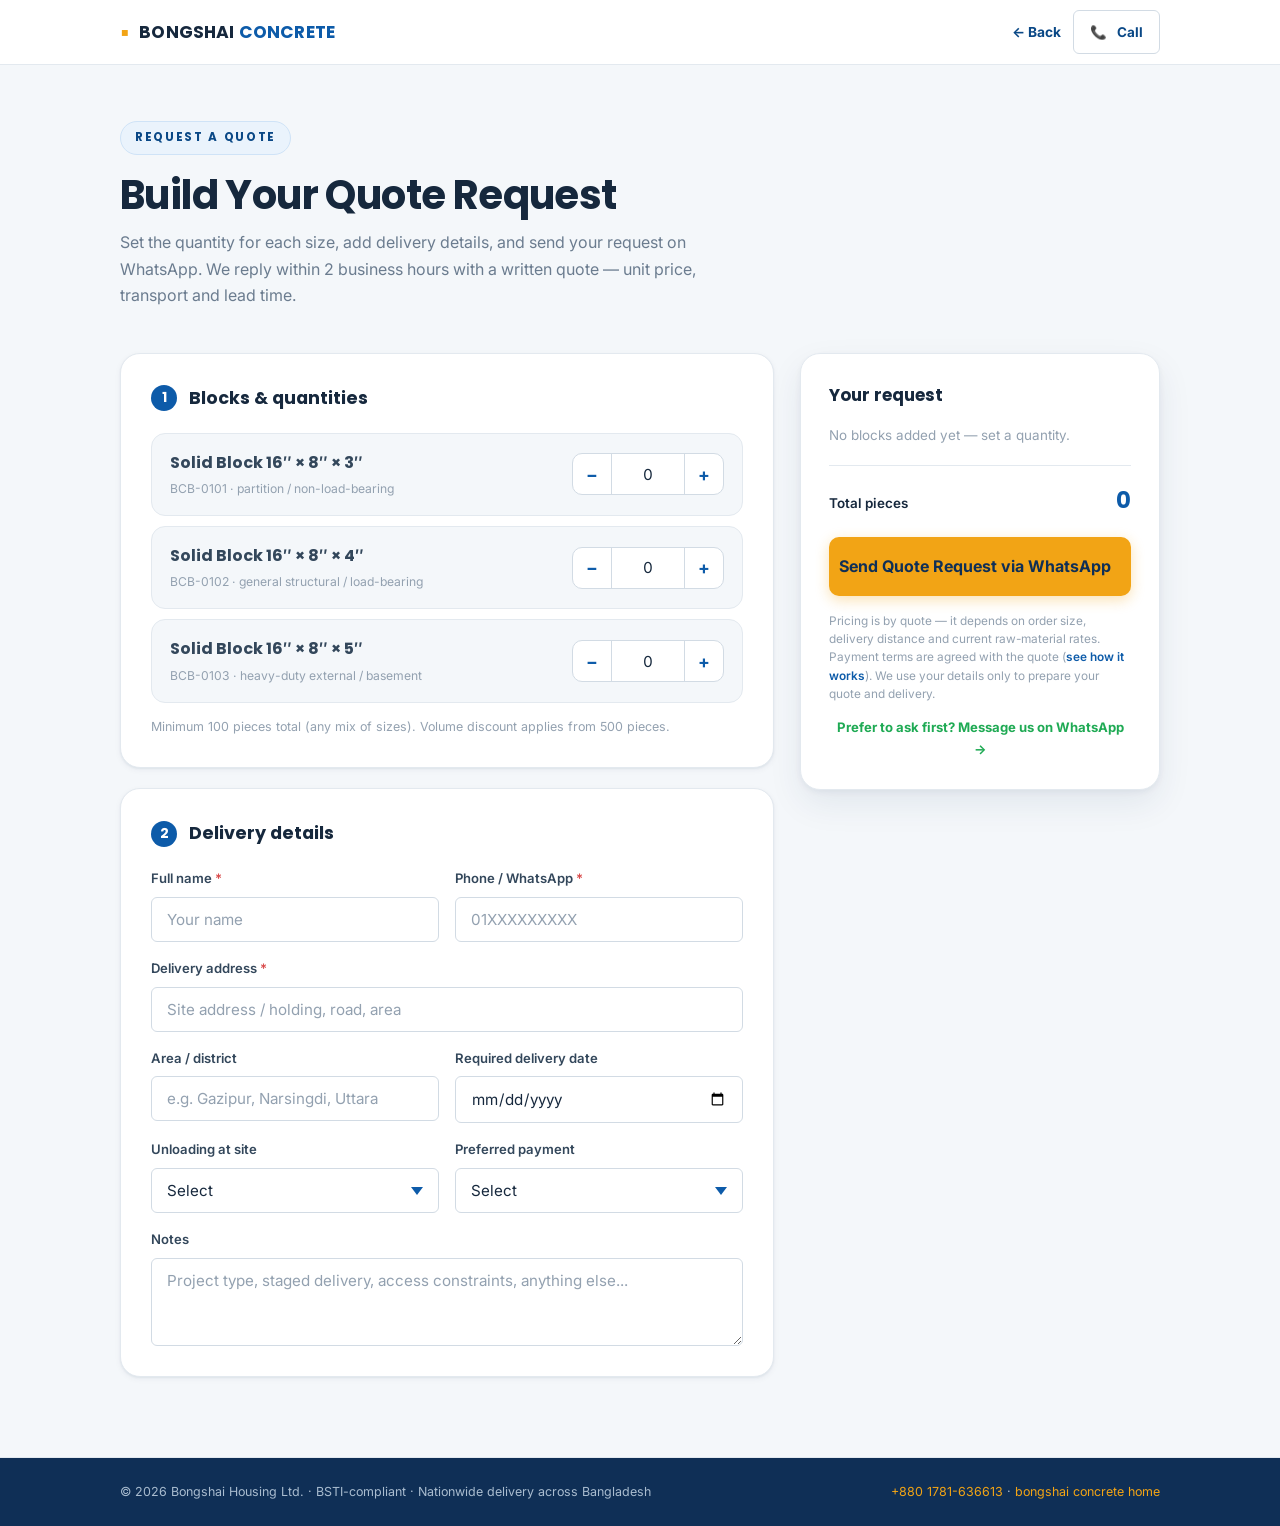
<file: checkout.html>
<!DOCTYPE html>
<html lang="en">
<head>
  <meta charset="UTF-8" />
  <meta name="viewport" content="width=device-width, initial-scale=1.0" />
  <title>Request a Quote — Bongshai Concrete Block</title>
  <meta name="description" content="Build your Bongshai concrete block quote request — set quantities per size, add delivery details, and send it in seconds. Nationwide delivery across Bangladesh." />
  <meta name="robots" content="noindex, follow" />
  <meta name="theme-color" content="#0d5ba9" />
  <link rel="canonical" href="https://blocks.bongshaihousing.com/checkout.html" />

  <link rel="icon" href="/assets/icon.svg" type="image/svg+xml" />
  <link rel="icon" href="/assets/favicon-32.png" sizes="32x32" type="image/png" />
  <link rel="apple-touch-icon" href="/assets/apple-touch-icon.png" />

  <link rel="preconnect" href="https://fonts.googleapis.com" />
  <link rel="preconnect" href="https://fonts.gstatic.com" crossorigin />
  <link href="https://fonts.googleapis.com/css2?family=Inter:wght@400;500;600;700;800&family=Poppins:wght@600;700&display=swap" rel="stylesheet" />
  <link rel="stylesheet" href="style.css?v=lt1" />
</head>
<body>

  <a href="#co-main" class="skip-link">Skip to quote request</a>

  <header class="co-header">
    <div class="co-header-inner">
      <a href="/" class="nav-logo" aria-label="Bongshai Concrete Block — home">
        <span class="logo-icon" aria-hidden="true">▪</span>
        <span class="logo-text">BONGSHAI <em>CONCRETE</em></span>
      </a>
      <div class="co-header-actions">
        <a href="/" class="co-back">&larr; Back</a>
        <a href="tel:+8801781636613" class="btn-nav-call"><span aria-hidden="true">📞</span> Call</a>
      </div>
    </div>
  </header>

  <main id="co-main" class="co-main" tabindex="-1">
    <div class="co-wrap">
      <div class="co-head">
        <span class="section-tag">Request a Quote</span>
        <h1>Build Your Quote Request</h1>
        <p>Set the quantity for each size, add delivery details, and send your request on WhatsApp. We reply within 2 business hours with a written quote — unit price, transport and lead time.</p>
      </div>

      <div class="co-grid">
        <div class="co-left">

          <section class="co-card" aria-labelledby="co-items-h">
            <h2 id="co-items-h"><span class="co-step">1</span> Blocks &amp; quantities</h2>
            <ul class="co-items" id="co-items">
              <li class="co-item" data-size="16x8x3" data-label="16″ × 8″ × 3″">
                <div class="co-item-info">
                  <span class="co-item-name">Solid Block 16″ × 8″ × 3″</span>
                  <span class="co-item-meta">BCB-0101 · partition / non-load-bearing</span>
                </div>
                <div class="co-qty" role="group" aria-label="16 by 8 by 3 inch quantity">
                  <button type="button" class="co-qty-btn" data-step="-50" aria-label="Reduce 3-inch quantity by 50">&minus;</button>
                  <input type="number" class="co-qty-input" id="qty-16x8x3" min="0" step="1" value="0" inputmode="numeric" aria-label="16 by 8 by 3 inch block quantity, pieces" />
                  <button type="button" class="co-qty-btn" data-step="50" aria-label="Increase 3-inch quantity by 50">+</button>
                </div>
              </li>
              <li class="co-item" data-size="16x8x4" data-label="16″ × 8″ × 4″">
                <div class="co-item-info">
                  <span class="co-item-name">Solid Block 16″ × 8″ × 4″</span>
                  <span class="co-item-meta">BCB-0102 · general structural / load-bearing</span>
                </div>
                <div class="co-qty" role="group" aria-label="16 by 8 by 4 inch quantity">
                  <button type="button" class="co-qty-btn" data-step="-50" aria-label="Reduce 4-inch quantity by 50">&minus;</button>
                  <input type="number" class="co-qty-input" id="qty-16x8x4" min="0" step="1" value="0" inputmode="numeric" aria-label="16 by 8 by 4 inch block quantity, pieces" />
                  <button type="button" class="co-qty-btn" data-step="50" aria-label="Increase 4-inch quantity by 50">+</button>
                </div>
              </li>
              <li class="co-item" data-size="16x8x5" data-label="16″ × 8″ × 5″">
                <div class="co-item-info">
                  <span class="co-item-name">Solid Block 16″ × 8″ × 5″</span>
                  <span class="co-item-meta">BCB-0103 · heavy-duty external / basement</span>
                </div>
                <div class="co-qty" role="group" aria-label="16 by 8 by 5 inch quantity">
                  <button type="button" class="co-qty-btn" data-step="-50" aria-label="Reduce 5-inch quantity by 50">&minus;</button>
                  <input type="number" class="co-qty-input" id="qty-16x8x5" min="0" step="1" value="0" inputmode="numeric" aria-label="16 by 8 by 5 inch block quantity, pieces" />
                  <button type="button" class="co-qty-btn" data-step="50" aria-label="Increase 5-inch quantity by 50">+</button>
                </div>
              </li>
            </ul>
            <p class="co-hint">Minimum 100 pieces total (any mix of sizes). Volume discount applies from 500 pieces.</p>
          </section>

          <section class="co-card" aria-labelledby="co-deliver-h">
            <h2 id="co-deliver-h"><span class="co-step">2</span> Delivery details</h2>
            <form id="co-form" novalidate>
              <div class="form-row">
                <div class="form-field">
                  <label for="co-name">Full name <span aria-hidden="true">*</span></label>
                  <input type="text" id="co-name" name="name" required autocomplete="name" placeholder="Your name" aria-describedby="co-err-name" />
                  <span class="field-error" id="co-err-name" hidden>Please enter your name.</span>
                </div>
                <div class="form-field">
                  <label for="co-phone">Phone / WhatsApp <span aria-hidden="true">*</span></label>
                  <input type="tel" id="co-phone" name="phone" required autocomplete="tel" inputmode="tel" placeholder="01XXXXXXXXX" aria-describedby="co-err-phone" />
                  <span class="field-error" id="co-err-phone" hidden>Please enter a valid phone number.</span>
                </div>
              </div>
              <div class="form-field">
                <label for="co-address">Delivery address <span aria-hidden="true">*</span></label>
                <input type="text" id="co-address" name="address" required autocomplete="street-address" placeholder="Site address / holding, road, area" aria-describedby="co-err-address" />
                <span class="field-error" id="co-err-address" hidden>Please enter a delivery address.</span>
              </div>
              <div class="form-row">
                <div class="form-field">
                  <label for="co-district">Area / district</label>
                  <input type="text" id="co-district" name="district" autocomplete="address-level2" placeholder="e.g. Gazipur, Narsingdi, Uttara" />
                </div>
                <div class="form-field">
                  <label for="co-date">Required delivery date</label>
                  <input type="date" id="co-date" name="date" />
                </div>
              </div>
              <div class="form-row">
                <div class="form-field">
                  <label for="co-unload">Unloading at site</label>
                  <select id="co-unload" name="unloading">
                    <option value="">Select</option>
                    <option value="Manual (by buyer)">Manual — by buyer</option>
                    <option value="Forklift / crane (by buyer)">Forklift / crane — by buyer</option>
                    <option value="Need help arranging">Need help arranging</option>
                  </select>
                </div>
                <div class="form-field">
                  <label for="co-payment">Preferred payment</label>
                  <select id="co-payment" name="payment">
                    <option value="">Select</option>
                    <option value="Bank transfer (BEFTN/RTGS)">Bank transfer (BEFTN / RTGS)</option>
                    <option value="Cheque / post-dated cheque">Cheque / post-dated cheque</option>
                    <option value="bKash / Nagad">bKash / Nagad</option>
                    <option value="Discuss credit terms">Discuss credit terms</option>
                  </select>
                </div>
              </div>
              <div class="form-field">
                <label for="co-notes">Notes</label>
                <textarea id="co-notes" name="notes" rows="2" placeholder="Project type, staged delivery, access constraints, anything else..."></textarea>
              </div>
            </form>
          </section>
        </div>

        <aside class="co-summary" aria-labelledby="co-sum-h">
          <div class="co-summary-inner">
            <h2 id="co-sum-h">Your request</h2>
            <ul class="co-sum-lines" id="co-sum-lines" aria-live="polite">
              <li class="co-sum-empty">No blocks added yet — set a quantity.</li>
            </ul>
            <dl class="co-sum-totals">
              <div class="co-sum-big"><dt>Total pieces</dt><dd id="co-pieces">0</dd></div>
            </dl>
            <button type="button" class="btn-submit" id="co-place">
              <span>Send Quote Request via WhatsApp</span>
              <svg width="18" height="18" viewBox="0 0 24 24" fill="none" stroke="currentColor" stroke-width="2.5" aria-hidden="true" focusable="false"><path d="M5 12h14M12 5l7 7-7 7"/></svg>
            </button>
            <p class="co-err" id="co-err" role="alert" hidden></p>
            <div class="co-success" id="co-success" role="status" hidden>✅ Request sent — check WhatsApp. We reply with a written quote within 2 business hours.</div>
            <p class="co-fine">Pricing is by quote — it depends on order size, delivery distance and current raw-material rates. Payment terms are agreed with the quote (<a href="/#ordering">see how it works</a>). We use your details only to prepare your quote and delivery.</p>
            <a class="co-wa-alt" href="https://wa.me/8801781636613?text=Hi%2C%20I%20have%20a%20question%20about%20a%20quote%20for%20Bongshai%20concrete%20blocks." target="_blank" rel="noopener">Prefer to ask first? Message us on WhatsApp &rarr;</a>
          </div>
        </aside>
      </div>
    </div>
  </main>

  <footer class="co-footer">
    <div class="co-footer-inner">
      <p>&copy; 2026 Bongshai Housing Ltd. · BSTI-compliant · Nationwide delivery across Bangladesh</p>
      <p><a href="tel:+8801781636613">+880 1781-636613</a> · <a href="/">bongshai concrete home</a></p>
    </div>
  </footer>

  <script src="checkout.js?v=lt1" defer></script>
</body>
</html>
</file>
<file: style.css>
/* ==========================================================================
   BONGSHAI CONCRETE BLOCK
   Light, professional corporate design — navy ink · corporate blue · gold CTA
   ========================================================================== */

*, *::before, *::after { box-sizing: border-box; margin: 0; padding: 0; }

:root {
  color-scheme: light;

  /* Surfaces */
  --clr-bg:          #ffffff;
  --clr-bg-alt:      #f4f7fa;
  --clr-bg-soft:     #eef3f8;
  --clr-surface:     #ffffff;
  --clr-navy:        #0f2f56;
  --clr-navy-2:      #14395f;

  /* Brand */
  --clr-primary:     #0d5ba9;
  --clr-primary-700: #0a4886;
  --clr-primary-50:  #eaf3fc;
  --clr-accent:      #f2a415;
  --clr-accent-600:  #d98f0a;
  --clr-accent-50:   #fdf3e0;

  /* Semantic */
  --clr-green:       #1a9e5f;
  --clr-green-50:    #e6f6ee;
  --clr-red:         #d94b4b;
  --clr-amber-warn:  #e0972a;

  /* Text */
  --clr-ink:         #16283d;
  --clr-text:        #33475b;
  --clr-muted:       #6b7c8f;
  --clr-faint:       #93a1b0;

  /* Lines */
  --clr-border:      #e3e9ef;
  --clr-border-2:    #d2dbe4;

  --clr-wa:          #1faa54;

  /* Radii */
  --radius-xs:       6px;
  --radius-sm:       10px;
  --radius-md:       14px;
  --radius-lg:       20px;
  --radius-xl:       28px;

  /* Elevation */
  --shadow-sm:       0 1px 2px rgba(15,47,86,0.06), 0 2px 6px rgba(15,47,86,0.05);
  --shadow-card:     0 2px 6px rgba(15,47,86,0.06), 0 14px 34px rgba(15,47,86,0.08);
  --shadow-lg:       0 10px 24px rgba(15,47,86,0.10), 0 30px 60px rgba(15,47,86,0.10);

  /* Type */
  --font-main:       'Inter', -apple-system, BlinkMacSystemFont, 'Segoe UI', Roboto, sans-serif;
  --font-display:    'Poppins', 'Inter', -apple-system, sans-serif;

  --ease:            cubic-bezier(0.22, 1, 0.36, 1);
  --transition:      0.22s var(--ease);

  --max-w:           1220px;
  --max-w-text:      760px;
  --gutter:          clamp(20px, 5vw, 40px);
}

html { -webkit-text-size-adjust: 100%; scroll-behavior: smooth; scroll-padding-top: 84px; }

body {
  font-family: var(--font-main);
  background: var(--clr-bg);
  color: var(--clr-text);
  line-height: 1.65;
  overflow-x: hidden;
  -webkit-font-smoothing: antialiased;
  text-rendering: optimizeLegibility;
}

img, picture, svg { display: block; max-width: 100%; }
a { color: inherit; text-decoration: none; }
button { cursor: pointer; border: none; background: none; font: inherit; color: inherit; }
address { font-style: normal; }
ul { list-style: none; }
strong, b { color: var(--clr-ink); }
h1, h2, h3, h4 { color: var(--clr-ink); text-wrap: balance; }
p { text-wrap: pretty; }
:target { scroll-margin-top: 90px; }

/* ---- A11Y HELPERS --------------------------------------------------- */
.visually-hidden {
  position: absolute !important; width: 1px; height: 1px;
  padding: 0; margin: -1px; overflow: hidden;
  clip: rect(0 0 0 0); clip-path: inset(50%); white-space: nowrap; border: 0;
}
.skip-link {
  position: fixed; top: 10px; left: 10px; z-index: 2000;
  background: var(--clr-primary); color: #fff; font-weight: 700; font-size: 0.9rem;
  padding: 12px 20px; border-radius: var(--radius-sm);
  transform: translateY(-160%); transition: transform var(--transition);
}
.skip-link:focus-visible { transform: translateY(0); outline: 2px solid var(--clr-accent); outline-offset: 2px; }
:focus-visible { outline: 2px solid var(--clr-primary); outline-offset: 3px; border-radius: 3px; }
#main:focus, #co-main:focus { outline: none; }

/* ---- LAYOUT ------------------------------------------------------- */
.container { max-width: var(--max-w); margin: 0 auto; padding-inline: var(--gutter); }
.section { padding-block: clamp(60px, 8vw, 104px); position: relative; }

.gradient-text { color: var(--clr-primary); }

.section-tag {
  display: inline-flex; align-items: center; gap: 8px;
  font-family: var(--font-display);
  font-size: 0.74rem; font-weight: 700; letter-spacing: 0.14em; text-transform: uppercase;
  color: var(--clr-primary-700);
  background: var(--clr-primary-50);
  border: 1px solid #cfe3f7;
  padding: 6px 14px; border-radius: 100px; margin-bottom: 18px;
}
.section-header { text-align: center; max-width: var(--max-w-text); margin: 0 auto clamp(40px, 6vw, 64px); }
.section-title {
  font-family: var(--font-display);
  font-size: clamp(1.85rem, 1.1rem + 2.6vw, 2.75rem);
  font-weight: 700; line-height: 1.15; letter-spacing: -0.015em;
  margin-bottom: 14px;
}
.section-desc { color: var(--clr-muted); font-size: clamp(1rem, 0.96rem + 0.25vw, 1.1rem); line-height: 1.7; }

/* ---- BUTTONS ---------------------------------------------------- */
.btn-primary, .btn-whatsapp, .btn-calc, .btn-submit, .btn-product-order,
.btn-nav-call, .btn-nav-wa {
  display: inline-flex; align-items: center; justify-content: center; gap: 10px;
  font-weight: 700; text-align: center; white-space: nowrap;
  border-radius: var(--radius-sm);
  transition: transform var(--transition), box-shadow var(--transition), background var(--transition), color var(--transition), border-color var(--transition);
}
.btn-primary {
  background: var(--clr-accent); color: var(--clr-navy);
  font-size: 0.98rem; padding: 15px 30px;
  box-shadow: 0 4px 14px rgba(242,164,21,0.32);
}
.btn-primary:hover { background: var(--clr-accent-600); transform: translateY(-2px); box-shadow: 0 10px 24px rgba(242,164,21,0.4); }
.btn-primary svg { transition: transform var(--transition); }
.btn-primary:hover svg { transform: translateX(4px); }

.btn-whatsapp {
  background: #fff; color: var(--clr-primary-700); font-weight: 600; font-size: 0.98rem;
  padding: 14px 26px; border: 1.5px solid var(--clr-border-2);
}
.btn-whatsapp:hover { border-color: var(--clr-wa); color: var(--clr-wa); background: var(--clr-green-50); transform: translateY(-2px); }

/* ---- NAV ------------------------------------------------------ */
.nav-bar {
  position: fixed; inset: 0 0 auto 0; z-index: 1000;
  background: rgba(255,255,255,0.92);
  backdrop-filter: blur(12px) saturate(160%);
  -webkit-backdrop-filter: blur(12px) saturate(160%);
  border-bottom: 1px solid transparent;
  transition: box-shadow var(--transition), border-color var(--transition), background var(--transition);
}
.nav-bar.scrolled { background: #fff; border-bottom-color: var(--clr-border); box-shadow: 0 4px 20px rgba(15,47,86,0.07); }
.nav-inner {
  max-width: var(--max-w); margin: 0 auto; padding-inline: var(--gutter);
  height: 72px; display: flex; align-items: center; gap: clamp(14px, 3vw, 34px);
}
.nav-logo {
  display: flex; align-items: center; gap: 9px;
  font-family: var(--font-display); font-weight: 700; font-size: 1.08rem;
  letter-spacing: 0.01em; flex-shrink: 0; color: var(--clr-ink);
}
.logo-icon { color: var(--clr-accent); font-size: 1.3rem; line-height: 1; }
.logo-text em { color: var(--clr-primary); font-style: normal; }

.nav-links { display: flex; align-items: center; gap: 2px; flex: 1; }
.nav-links a {
  font-size: 0.9rem; font-weight: 600; color: var(--clr-text);
  padding: 8px 13px; border-radius: 8px;
  transition: background var(--transition), color var(--transition);
}
.nav-links a:hover { background: var(--clr-primary-50); color: var(--clr-primary-700); }
.nav-links a.active { color: var(--clr-primary-700); background: var(--clr-primary-50); }

.nav-cta-group { display: flex; gap: 10px; align-items: center; }
.btn-nav-call, .btn-nav-wa { font-size: 0.84rem; font-weight: 700; padding: 10px 16px; border-radius: var(--radius-xs); }
.btn-nav-call { background: #fff; color: var(--clr-primary-700); border: 1.5px solid var(--clr-border-2); }
.btn-nav-call:hover { border-color: var(--clr-primary); background: var(--clr-primary-50); }
.btn-nav-wa { background: var(--clr-wa); color: #fff; }
.btn-nav-wa:hover { background: #178f46; transform: translateY(-1px); }

.hamburger { display: none; flex-direction: column; gap: 5px; padding: 10px; margin-left: auto; }
.hamburger span { width: 22px; height: 2px; background: var(--clr-ink); border-radius: 2px; transition: transform var(--transition), opacity var(--transition); }
.hamburger.open span:nth-child(1) { transform: translateY(7px) rotate(45deg); }
.hamburger.open span:nth-child(2) { opacity: 0; }
.hamburger.open span:nth-child(3) { transform: translateY(-7px) rotate(-45deg); }

.mobile-menu {
  display: flex; flex-direction: column; gap: 2px;
  padding: 12px var(--gutter) 20px;
  border-top: 1px solid var(--clr-border); background: #fff;
  box-shadow: 0 20px 30px rgba(15,47,86,0.08);
}
.mobile-menu[hidden] { display: none; }
.mobile-menu a { padding: 13px 14px; border-radius: var(--radius-xs); color: var(--clr-text); font-weight: 600; }
.mobile-menu a:hover { background: var(--clr-primary-50); color: var(--clr-primary-700); }
.mobile-call { color: var(--clr-primary-700) !important; font-weight: 700 !important; margin-top: 6px; border-top: 1px solid var(--clr-border); padding-top: 16px !important; }

/* ---- HERO --------------------------------------------------- */
.hero {
  min-height: calc(100svh - 20px); padding-top: 96px;
  display: grid; grid-template-columns: 1.05fr 0.95fr;
  align-items: center; gap: clamp(32px, 6vw, 68px);
  max-width: var(--max-w); margin: 0 auto; padding-inline: var(--gutter);
  position: relative;
}
.hero-bg-overlay {
  position: absolute; inset: 0 0 0 50%; z-index: -1;
  width: 100vw; margin-left: -50vw;
  background:
    radial-gradient(42rem 42rem at 82% 12%, rgba(13,91,169,0.07), transparent 70%),
    linear-gradient(180deg, var(--clr-primary-50) 0%, #fff 62%);
}
.hero-bg-overlay::after {
  content: ""; position: absolute; inset: 0;
  background-image:
    linear-gradient(rgba(13,91,169,0.05) 1px, transparent 1px),
    linear-gradient(90deg, rgba(13,91,169,0.05) 1px, transparent 1px);
  background-size: 44px 44px;
  -webkit-mask-image: linear-gradient(180deg, #000 0%, transparent 55%);
  mask-image: linear-gradient(180deg, #000 0%, transparent 55%);
}
.hero-content { display: flex; flex-direction: column; gap: 20px; z-index: 1; }

.hero-answer-first {
  font-size: 0.82rem; color: var(--clr-muted); line-height: 1.6;
  border-left: 3px solid var(--clr-accent); padding-left: 14px; max-width: 520px;
}
.hero-badge {
  display: inline-flex; align-items: center; gap: 9px;
  font-size: 0.73rem; font-weight: 700; letter-spacing: 0.1em; text-transform: uppercase;
  color: var(--clr-primary-700); background: var(--clr-primary-50);
  border: 1px solid #cfe3f7; padding: 8px 16px; border-radius: 100px; width: fit-content;
}
.badge-dot { width: 7px; height: 7px; background: var(--clr-green); border-radius: 50%; animation: pulse-dot 2.4s var(--ease) infinite; }
@keyframes pulse-dot { 0%,100% { opacity: 1; transform: scale(1); box-shadow: 0 0 0 0 rgba(26,158,95,0.4); } 50% { opacity: 0.75; transform: scale(1.2); box-shadow: 0 0 0 6px rgba(26,158,95,0); } }

.hero-headline {
  font-family: var(--font-display);
  font-size: clamp(2.4rem, 1.4rem + 4.4vw, 4.1rem);
  font-weight: 700; line-height: 1.05; letter-spacing: -0.02em; color: var(--clr-ink);
}
.hero-sub { font-size: clamp(1rem, 0.96rem + 0.4vw, 1.14rem); color: var(--clr-muted); max-width: 480px; line-height: 1.7; }

.hero-stats {
  display: flex; align-items: center; gap: clamp(14px, 3vw, 26px);
  background: #fff; border: 1px solid var(--clr-border);
  border-radius: var(--radius-md); padding: 18px 24px; width: fit-content;
  box-shadow: var(--shadow-sm);
}
.stat-pill { display: flex; flex-direction: column; gap: 3px; }
.stat-pill strong { font-family: var(--font-display); font-size: 1.32rem; font-weight: 700; color: var(--clr-primary); }
.stat-pill span { font-size: 0.72rem; color: var(--clr-muted); font-weight: 500; }
.stat-divider { width: 1px; align-self: stretch; background: var(--clr-border-2); }
.hero-actions { display: flex; gap: 14px; flex-wrap: wrap; margin-top: 4px; }

.hero-image-wrap { position: relative; }
.hero-img-glow {
  position: absolute; right: -14px; bottom: -14px; width: 64%; height: 64%; z-index: -1;
  background: repeating-linear-gradient(45deg, var(--clr-accent) 0 2px, transparent 2px 12px);
  opacity: 0.5; border-radius: var(--radius-lg);
}
.hero-img {
  width: 100%; aspect-ratio: 1200 / 675; object-fit: cover;
  border-radius: var(--radius-lg); border: 5px solid #fff;
  box-shadow: var(--shadow-lg);
}
.hero-floating-card {
  position: absolute; bottom: -22px; left: -18px;
  background: #fff; border: 1px solid var(--clr-border);
  border-radius: var(--radius-md); padding: 13px 18px;
  display: flex; align-items: center; gap: 12px;
  box-shadow: var(--shadow-card);
  animation: float-card 5s var(--ease) infinite;
}
@keyframes float-card { 0%,100% { transform: translateY(0); } 50% { transform: translateY(-7px); } }
.fc-icon { font-size: 1.5rem; }
.fc-text { display: flex; flex-direction: column; gap: 2px; }
.fc-text strong { font-size: 0.85rem; font-weight: 700; color: var(--clr-ink); }
.fc-text span { font-size: 0.72rem; color: var(--clr-muted); }

.hero-scroll-hint {
  position: absolute; bottom: 24px; left: 50%; transform: translateX(-50%);
  display: flex; flex-direction: column; align-items: center; gap: 8px;
  color: var(--clr-faint); font-size: 0.68rem; letter-spacing: 0.14em; text-transform: uppercase;
}
.scroll-arrow {
  width: 16px; height: 16px;
  border-right: 2px solid currentColor; border-bottom: 2px solid currentColor;
  transform: rotate(45deg); animation: scroll-bounce 1.9s var(--ease) infinite;
}
@keyframes scroll-bounce { 0%,100% { transform: rotate(45deg) translate(0,0); opacity: 0.4; } 50% { transform: rotate(45deg) translate(4px,4px); opacity: 1; } }

/* ---- TRUST BAR ------------------------------------------- */
.trust-bar { background: var(--clr-navy); padding-block: 16px; }
.trust-bar-inner {
  max-width: var(--max-w); margin: 0 auto; padding-inline: var(--gutter);
  display: flex; align-items: center; justify-content: center;
  gap: clamp(12px, 2.4vw, 24px); flex-wrap: wrap;
}
.trust-item { display: flex; align-items: center; gap: 8px; font-size: 0.82rem; font-weight: 600; color: #dbe6f2; white-space: nowrap; }
.trust-icon { font-size: 1rem; }
.trust-sep { color: rgba(255,255,255,0.25); }

/* ---- PRODUCTS ------------------------------------------ */
.products-section { background: var(--clr-bg-alt); }
.products-grid { display: grid; grid-template-columns: repeat(3, 1fr); gap: clamp(20px, 2.4vw, 30px); align-items: stretch; }

.product-card {
  background: #fff; border: 1px solid var(--clr-border);
  border-radius: var(--radius-lg); overflow: hidden; position: relative;
  box-shadow: var(--shadow-sm);
  transition: transform var(--transition), box-shadow var(--transition), border-color var(--transition);
}
.product-card:hover { transform: translateY(-5px); box-shadow: var(--shadow-lg); border-color: #cfe0f1; }
.product-card--featured {
  border-color: var(--clr-primary);
  box-shadow: 0 0 0 1px var(--clr-primary), var(--shadow-card);
}
.product-card--featured:hover { box-shadow: 0 0 0 1px var(--clr-primary), var(--shadow-lg); }
.product-card-inner { display: flex; flex-direction: column; height: 100%; }

[class^="product-badge-"] {
  position: absolute; top: 14px; right: 14px; z-index: 2;
  font-family: var(--font-display);
  font-size: 0.66rem; font-weight: 700; letter-spacing: 0.1em; text-transform: uppercase;
  padding: 5px 12px; border-radius: 100px;
}
.product-badge-popular { background: var(--clr-primary-50); color: var(--clr-primary-700); border: 1px solid #cfe3f7; }
.product-badge-best { background: var(--clr-accent); color: var(--clr-navy); }
.product-badge-pro { background: #ede8f7; color: #5b4a97; border: 1px solid #d9cdf0; }

.product-img-wrap { aspect-ratio: 16 / 9; overflow: hidden; background: var(--clr-bg-soft); }
.product-img { width: 100%; height: 100%; object-fit: cover; transition: transform 0.5s var(--ease); }
.product-card:hover .product-img { transform: scale(1.04); }

.product-body { padding: 24px; display: flex; flex-direction: column; gap: 13px; flex: 1; }
.product-code { font-family: var(--font-display); font-size: 0.72rem; font-weight: 700; letter-spacing: 0.14em; text-transform: uppercase; color: var(--clr-primary); }
.product-name { font-family: var(--font-display); font-size: 1.28rem; font-weight: 700; line-height: 1.2; }
.product-desc-text { font-size: 0.875rem; color: var(--clr-muted); line-height: 1.6; }
.product-specs { display: flex; flex-direction: column; gap: 9px; border-top: 1px solid var(--clr-border); padding-top: 14px; }
.spec-row { display: flex; justify-content: space-between; align-items: baseline; gap: 12px; }
.spec-label { font-size: 0.74rem; color: var(--clr-faint); font-weight: 500; flex-shrink: 0; }
.spec-value { font-size: 0.8rem; color: var(--clr-text); font-weight: 600; text-align: right; }
.product-price-row { display: flex; align-items: center; justify-content: space-between; gap: 12px; margin-top: auto; padding-top: 16px; border-top: 1px solid var(--clr-border); }
.price-quote { font-family: var(--font-display); font-size: 0.86rem; font-weight: 700; letter-spacing: 0.04em; text-transform: uppercase; color: var(--clr-faint); }
.btn-product-order {
  background: var(--clr-primary); color: #fff; font-size: 0.85rem; font-weight: 700;
  padding: 11px 22px; border-radius: var(--radius-xs);
}
.btn-product-order:hover { background: var(--clr-primary-700); transform: translateY(-1px); }
.product-card--featured .btn-product-order { background: var(--clr-accent); color: var(--clr-navy); }
.product-card--featured .btn-product-order:hover { background: var(--clr-accent-600); }
.products-note { text-align: center; margin-top: 32px; font-size: 0.84rem; color: var(--clr-muted); }

/* ---- WHY US --------------------------------------- */
.why-section { background: #fff; }
.why-layout { display: grid; grid-template-columns: 1.35fr 1fr; gap: clamp(38px, 6vw, 76px); align-items: start; }
.why-intro { color: var(--clr-muted); font-size: 1.05rem; line-height: 1.7; margin-bottom: 34px; }
.features-grid { display: grid; grid-template-columns: 1fr 1fr; gap: 16px; }
.feature-card {
  display: flex; gap: 15px; align-items: flex-start;
  background: #fff; border: 1px solid var(--clr-border);
  border-radius: var(--radius-md); padding: 20px;
  box-shadow: var(--shadow-sm);
  transition: transform var(--transition), border-color var(--transition), box-shadow var(--transition);
}
.feature-card:hover { border-color: #cfe0f1; transform: translateY(-2px); box-shadow: var(--shadow-card); }
.feature-icon-wrap {
  width: 44px; height: 44px; flex-shrink: 0;
  background: color-mix(in srgb, var(--icon-color) 12%, #fff);
  border: 1px solid color-mix(in srgb, var(--icon-color) 28%, #fff);
  border-radius: var(--radius-xs);
  display: flex; align-items: center; justify-content: center; font-size: 1.3rem;
}
.feature-text h3 { font-size: 0.92rem; font-weight: 700; margin-bottom: 5px; line-height: 1.3; }
.feature-text p { font-size: 0.8rem; color: var(--clr-muted); line-height: 1.55; }

.stats-tower { display: flex; flex-direction: column; gap: 10px; margin-bottom: 18px; }
.stat-big {
  background: var(--clr-navy); color: #fff;
  border-radius: var(--radius-md); padding: 20px 24px;
  display: flex; align-items: baseline; flex-wrap: wrap; gap: 2px 4px;
}
.stat-number { font-family: var(--font-display); font-size: 2.5rem; font-weight: 700; color: var(--clr-accent); line-height: 1; font-variant-numeric: tabular-nums; }
.stat-suffix { font-family: var(--font-display); font-size: 1.5rem; font-weight: 700; color: var(--clr-accent); }
.stat-label { flex-basis: 100%; font-size: 0.8rem; color: #c8d6e5; font-weight: 500; margin-top: 4px; }

.certifications-card { background: var(--clr-primary-50); border: 1px solid #cfe3f7; border-radius: var(--radius-md); padding: 22px; }
.certifications-card h3 { font-family: var(--font-display); font-size: 0.9rem; font-weight: 700; letter-spacing: 0.05em; text-transform: uppercase; margin-bottom: 14px; color: var(--clr-primary-700); }
.cert-items { display: flex; flex-wrap: wrap; gap: 9px; }
.cert-chip { font-size: 0.78rem; font-weight: 600; padding: 6px 13px; border-radius: 100px; background: #fff; color: var(--clr-primary-700); border: 1px solid #cfe3f7; }

/* ---- COMPARE + STRENGTH CHART ------------------- */
.compare-section { background: var(--clr-bg-alt); }

.strength-chart {
  max-width: 880px; margin: 0 auto clamp(34px, 5vw, 54px);
  background: #fff; border: 1px solid var(--clr-border);
  border-radius: var(--radius-lg); padding: clamp(22px, 4vw, 34px);
  box-shadow: var(--shadow-card);
}
.strength-chart__cap {
  display: flex; flex-wrap: wrap; align-items: baseline; gap: 6px 12px;
  font-family: var(--font-display); font-size: 1.05rem; font-weight: 700; color: var(--clr-ink);
  margin-bottom: 22px;
}
.strength-chart__unit { font-family: var(--font-main); font-size: 0.76rem; font-weight: 500; color: var(--clr-faint); }
.sc-plot { display: grid; grid-template-columns: minmax(120px, auto) 1fr minmax(84px, auto); gap: 14px 16px; align-items: center; }
.sc-row { display: grid; grid-template-columns: subgrid; grid-column: 1 / -1; align-items: center; }
.sc-name { font-size: 0.86rem; font-weight: 600; color: var(--clr-ink); }
.sc-track { position: relative; height: 22px; background: var(--clr-bg-soft); border-radius: 3px; overflow: hidden; }
.sc-bar { position: absolute; inset: 0 auto 0 0; border-radius: 0 4px 4px 0; }
.sc-bar--bongshai { background: linear-gradient(90deg, var(--clr-primary-700), var(--clr-primary)); }
.sc-bar--brick { background: #b8c2cd; }
.sc-value { font-size: 0.84rem; font-weight: 700; color: var(--clr-ink); font-variant-numeric: tabular-nums; white-space: nowrap; text-align: right; }
.sc-axis {
  grid-column: 2 / 3; display: flex; justify-content: space-between;
  font-size: 0.68rem; color: var(--clr-faint); font-variant-numeric: tabular-nums;
  border-top: 1px solid var(--clr-border); padding-top: 6px; margin-top: 2px;
}
.strength-chart__note { font-size: 0.76rem; color: var(--clr-faint); line-height: 1.55; margin-top: 18px; }

.compare-table-wrap {
  max-width: 960px; margin: 0 auto;
  border-radius: var(--radius-lg); overflow: hidden; overflow-x: auto;
  border: 1px solid var(--clr-border); box-shadow: var(--shadow-card); background: #fff;
}
.compare-table { width: 100%; border-collapse: collapse; font-size: 0.9rem; min-width: 520px; }
.compare-table th, .compare-table td { padding: 15px 22px; text-align: left; vertical-align: middle; }
.compare-table thead th {
  font-family: var(--font-display);
  font-weight: 700; font-size: 0.78rem; letter-spacing: 0.06em; text-transform: uppercase;
  background: var(--clr-navy); color: #fff !important; border-bottom: none;
}
.compare-table thead th.col-bongshai { background: var(--clr-primary); }
.compare-table tbody td.col-bongshai { background: var(--clr-primary-50); }
.compare-table tbody td.col-brick { color: var(--clr-muted); }
.compare-table tbody th[scope="row"] { font-weight: 600; color: var(--clr-ink); background: #fff; }
.compare-table tbody td { border-bottom: 1px solid var(--clr-border); color: var(--clr-text); }
.compare-table tbody th[scope="row"] { border-bottom: 1px solid var(--clr-border); }
.compare-table tbody tr:last-child th, .compare-table tbody tr:last-child td { border-bottom: none; }
.compare-table tbody tr { transition: background var(--transition); }
.compare-table tbody tr:hover th[scope="row"], .compare-table tbody tr:hover td { background: var(--clr-bg-alt); }
.compare-table td.col-bongshai.win { color: var(--clr-green); font-weight: 600; }

/* ---- CALCULATOR --------------------------------- */
.calc-section { background: #fff; }
.calc-card {
  background: var(--clr-navy);
  border-radius: var(--radius-xl); padding: clamp(24px, 4vw, 46px);
  box-shadow: var(--shadow-card); max-width: 900px; margin: 0 auto;
}
.calc-inputs { display: grid; grid-template-columns: 1fr 1fr 1.5fr auto; gap: 16px; align-items: end; }
.calc-field { display: flex; flex-direction: column; gap: 7px; }
.calc-field label { font-size: 0.82rem; font-weight: 600; color: #cdd9e6; }
.form-field label { font-size: 0.82rem; font-weight: 600; color: var(--clr-text); }
.calc-field input, .calc-field select,
.form-field input, .form-field select, .form-field textarea {
  background: #fff; border: 1px solid var(--clr-border-2);
  color: var(--clr-ink); border-radius: var(--radius-xs);
  padding: 12px 15px; font-size: 0.95rem; font-family: var(--font-main); width: 100%;
  transition: border-color var(--transition), box-shadow var(--transition);
  -webkit-appearance: none; appearance: none;
}
.calc-field input::placeholder, .form-field input::placeholder, .form-field textarea::placeholder { color: var(--clr-faint); }
.calc-field input:focus, .calc-field select:focus,
.form-field input:focus, .form-field select:focus, .form-field textarea:focus {
  outline: none; border-color: var(--clr-primary); box-shadow: 0 0 0 3px var(--clr-primary-50);
}
.calc-field select, .form-field select {
  background-image: url("data:image/svg+xml,%3Csvg xmlns='http://www.w3.org/2000/svg' width='12' height='8' viewBox='0 0 12 8'%3E%3Cpath fill='%230d5ba9' d='M6 8 0 0h12z'/%3E%3C/svg%3E");
  background-repeat: no-repeat; background-position: right 15px center; padding-right: 38px;
}
.btn-calc { background: var(--clr-accent); color: var(--clr-navy); font-size: 0.95rem; padding: 13px 28px; border-radius: var(--radius-xs); height: 46px; }
.btn-calc:hover { background: var(--clr-accent-600); transform: translateY(-1px); }

.calc-error, .field-error { font-size: 0.8rem; font-weight: 600; color: #ffd7d7; display: flex; align-items: center; gap: 6px; }
.field-error { color: var(--clr-red); }
.calc-error { grid-column: 1 / -1; margin-top: -4px; }
.calc-error::before, .field-error::before { content: "\26A0"; }
.field-error[hidden], .calc-error[hidden] { display: none; }
input[aria-invalid="true"] { border-color: var(--clr-red) !important; box-shadow: 0 0 0 3px rgba(217,75,75,0.14) !important; }

.calc-result { margin-top: 34px; padding-top: 32px; border-top: 1px solid rgba(255,255,255,0.14); }
.result-grid { display: grid; grid-template-columns: repeat(3, 1fr); gap: 16px; margin-bottom: 18px; }
.result-grid--2 { grid-template-columns: repeat(2, 1fr); max-width: 520px; margin-inline: auto; }
.result-item { background: rgba(255,255,255,0.06); border: 1px solid rgba(255,255,255,0.14); border-radius: var(--radius-md); padding: 22px; text-align: center; }
.result-label { display: block; font-size: 0.76rem; color: #b9c8d8; margin-bottom: 8px; font-weight: 600; }
.result-value { display: block; font-family: var(--font-display); font-size: clamp(1.6rem, 1.2rem + 1.4vw, 2rem); font-weight: 700; color: var(--clr-accent); font-variant-numeric: tabular-nums; }
.result-note { font-size: 0.82rem; color: #b9c8d8; text-align: center; }
.result-note a { color: var(--clr-accent); font-weight: 700; }

/* ---- ORDERING / BULK ---------------------------- */
.ordering-section { background: var(--clr-bg-alt); }
.order-steps { list-style: none; display: grid; grid-template-columns: repeat(5, 1fr); gap: 14px; margin-bottom: clamp(28px, 4vw, 44px); }
.order-step {
  background: #fff; border: 1px solid var(--clr-border);
  border-radius: var(--radius-md); padding: 22px 18px;
  display: flex; flex-direction: column; gap: 7px; box-shadow: var(--shadow-sm);
}
.order-step__num {
  width: 30px; height: 30px; flex-shrink: 0;
  display: flex; align-items: center; justify-content: center;
  font-family: var(--font-display); font-weight: 700; font-size: 0.9rem;
  border-radius: 50%; background: var(--clr-primary); color: #fff; margin-bottom: 3px;
}
.order-step h3 { font-family: var(--font-display); font-size: 1rem; font-weight: 700; line-height: 1.25; }
.order-step p { font-size: 0.82rem; color: var(--clr-muted); line-height: 1.55; }

.order-grid { display: grid; grid-template-columns: 1fr 1fr; gap: 20px; margin-bottom: 32px; }
.order-panel { background: #fff; border: 1px solid var(--clr-border); border-radius: var(--radius-lg); padding: clamp(22px, 3vw, 32px); box-shadow: var(--shadow-sm); }
.order-panel h3 { font-family: var(--font-display); font-size: 1.05rem; font-weight: 700; margin-bottom: 14px; }
.order-methods-h { margin-top: 26px; }
.order-table { width: 100%; border-collapse: collapse; font-size: 0.88rem; }
.order-table thead th {
  text-align: left; font-family: var(--font-display); font-size: 0.72rem;
  letter-spacing: 0.08em; text-transform: uppercase; color: var(--clr-muted);
  padding: 6px 0 10px; border-bottom: 2px solid var(--clr-border);
}
.order-table thead th:last-child { text-align: right; }
.order-table th[scope="row"] { text-align: left; font-weight: 600; color: var(--clr-ink); padding: 11px 16px 11px 0; border-bottom: 1px solid var(--clr-border); vertical-align: top; }
.order-table td { color: var(--clr-muted); padding: 11px 0; border-bottom: 1px solid var(--clr-border); text-align: right; vertical-align: top; }
.order-table tr:last-child th, .order-table tr:last-child td { border-bottom: none; }
.order-note { font-size: 0.77rem; color: var(--clr-faint); line-height: 1.55; margin-top: 16px; }
.order-methods { display: flex; flex-direction: column; gap: 9px; }
.order-methods li { font-size: 0.85rem; color: var(--clr-text); border-left: 3px solid var(--clr-green); padding-left: 12px; line-height: 1.4; }
.order-cta { text-align: center; }

/* ---- TESTIMONIALS ---------------------------- */
.testimonials-section { background: #fff; }
.testimonials-grid { display: grid; grid-template-columns: repeat(3, 1fr); gap: 22px; }
.testimonial-card {
  background: #fff; border: 1px solid var(--clr-border);
  border-radius: var(--radius-lg); padding: 30px;
  display: flex; flex-direction: column; gap: 16px; box-shadow: var(--shadow-sm);
  transition: transform var(--transition), box-shadow var(--transition);
}
.testimonial-card:hover { transform: translateY(-3px); box-shadow: var(--shadow-card); }
.stars { color: var(--clr-accent); font-size: 0.95rem; letter-spacing: 3px; }
.testimonial-card blockquote { font-size: 0.92rem; color: var(--clr-text); line-height: 1.7; flex: 1; }
.testimonial-card blockquote::before { content: "\201C"; color: var(--clr-primary); font-family: Georgia, serif; font-size: 1.7rem; line-height: 0; margin-right: 2px; vertical-align: -0.35em; }
.testimonial-card footer { display: flex; flex-direction: column; gap: 3px; }
.testimonial-card footer strong { font-size: 0.9rem; font-weight: 700; color: var(--clr-ink); }
.testimonial-card footer span { font-size: 0.78rem; color: var(--clr-faint); }

/* ---- FAQ ---------------------------------- */
.faq-section { background: var(--clr-bg-alt); }
.faq-list { max-width: 820px; margin: 0 auto; display: flex; flex-direction: column; gap: 10px; }
.faq-item { background: #fff; border: 1px solid var(--clr-border); border-radius: var(--radius-md); overflow: hidden; box-shadow: var(--shadow-sm); transition: border-color var(--transition); }
.faq-item[open] { border-color: var(--clr-primary); }
.faq-question {
  padding: 19px 22px; font-weight: 600; font-size: 0.95rem; cursor: pointer;
  display: flex; align-items: center; justify-content: space-between; gap: 16px;
  list-style: none; color: var(--clr-ink); transition: background var(--transition);
}
.faq-question::-webkit-details-marker { display: none; }
.faq-question::after { content: "+"; font-size: 1.4rem; font-weight: 400; color: var(--clr-primary); flex-shrink: 0; transition: transform var(--transition); }
.faq-item[open] .faq-question { background: var(--clr-primary-50); }
.faq-item[open] .faq-question::after { transform: rotate(45deg); }
.faq-question:hover { background: var(--clr-bg-alt); }
.faq-answer { padding: 2px 22px 20px; }
.faq-answer p { font-size: 0.9rem; color: var(--clr-text); line-height: 1.7; margin-bottom: 10px; }
.faq-answer ul { padding-left: 18px; display: flex; flex-direction: column; gap: 6px; list-style: disc; }
.faq-answer li { font-size: 0.9rem; color: var(--clr-text); }

/* ---- REQUEST-A-QUOTE SECTION -------------- */
.quote-section { background: #fff; border-top: 1px solid var(--clr-border); }
.quote-layout { display: grid; grid-template-columns: 1fr 1.1fr; gap: clamp(38px, 6vw, 76px); align-items: start; }
.quote-desc { color: var(--clr-muted); font-size: 1rem; line-height: 1.7; margin-bottom: 32px; }
.contact-methods { display: flex; flex-direction: column; gap: 12px; }
.contact-method-link {
  display: flex; align-items: center; gap: 15px;
  background: #fff; border: 1px solid var(--clr-border);
  border-radius: var(--radius-md); padding: 16px 18px; box-shadow: var(--shadow-sm);
  transition: transform var(--transition), border-color var(--transition), box-shadow var(--transition);
}
.contact-method-link:hover { border-color: #cfe0f1; transform: translateX(4px); box-shadow: var(--shadow-card); }
.contact-method-wa { border-color: #bfe6cd; }
.contact-method-wa:hover { border-color: var(--clr-wa); background: var(--clr-green-50); }
.cm-icon { font-size: 1.4rem; flex-shrink: 0; }
.cm-text { display: flex; flex-direction: column; gap: 2px; }
.cm-text strong { font-size: 0.85rem; font-weight: 700; color: var(--clr-ink); }
.cm-text span { font-size: 0.82rem; color: var(--clr-muted); }

.order-cta-panel {
  background: var(--clr-primary-50);
  border: 1px solid #cfe3f7; border-radius: var(--radius-xl);
  padding: clamp(24px, 4vw, 36px); box-shadow: var(--shadow-sm);
}
.order-cta-panel h3 { font-family: var(--font-display); font-size: 1.05rem; font-weight: 700; margin-bottom: 16px; color: var(--clr-primary-700); }
.order-price-list { display: flex; flex-direction: column; }
.order-price-list li { display: flex; align-items: baseline; justify-content: space-between; gap: 14px; padding: 13px 0; border-bottom: 1px solid #d6e6f6; }
.order-price-list li:first-child { padding-top: 0; }
.order-price-list li span { font-size: 0.92rem; font-weight: 600; color: var(--clr-ink); }
.order-price-list li span em { font-style: normal; font-weight: 500; font-size: 0.72rem; color: var(--clr-faint); margin-left: 6px; letter-spacing: 0.06em; }
.order-price-list li strong {
  font-family: var(--font-display); font-size: 0.7rem; font-weight: 700;
  letter-spacing: 0.08em; text-transform: uppercase; color: var(--clr-primary-700);
  white-space: nowrap; background: #fff; border: 1px solid #cfe3f7;
  padding: 3px 10px; border-radius: 100px;
}
.order-cta-note { font-size: 0.8rem; color: var(--clr-muted); line-height: 1.55; margin: 18px 0 20px; }
#order-checkout-btn { width: 100%; text-decoration: none; }
.order-cta-wa { display: block; text-align: center; margin-top: 14px; font-size: 0.85rem; font-weight: 700; color: var(--clr-wa); }
.order-cta-wa:hover { color: #178f46; }

.quote-form { background: #fff; border: 1px solid var(--clr-border); border-radius: var(--radius-xl); padding: clamp(24px, 4vw, 40px); display: flex; flex-direction: column; gap: 17px; box-shadow: var(--shadow-card); }
.form-intro { font-size: 0.8rem; color: var(--clr-faint); line-height: 1.55; }
.form-row { display: grid; grid-template-columns: 1fr 1fr; gap: 16px; }
.form-field { display: flex; flex-direction: column; gap: 7px; }
.form-field label span[aria-hidden] { color: var(--clr-red); }
.form-field textarea { resize: vertical; min-height: 88px; }
.btn-submit {
  background: var(--clr-accent); color: var(--clr-navy); font-size: 1rem;
  padding: 16px 28px; border-radius: var(--radius-sm); width: 100%;
  box-shadow: 0 4px 14px rgba(242,164,21,0.32);
}
.btn-submit:hover { background: var(--clr-accent-600); transform: translateY(-2px); box-shadow: 0 10px 24px rgba(242,164,21,0.4); }
.form-privacy { font-size: 0.76rem; color: var(--clr-faint); line-height: 1.55; }
.form-privacy a { color: var(--clr-primary); font-weight: 600; }
.form-success { background: var(--clr-green-50); border: 1px solid #bfe6cd; color: #147a48; border-radius: var(--radius-xs); padding: 14px 18px; text-align: center; font-weight: 600; font-size: 0.9rem; }

/* ---- FOOTER ---------------------------------- */
.site-footer { background: var(--clr-navy); color: #c8d6e5; padding-top: 66px; }
.site-footer h3 { color: #fff; }
.footer-inner { display: grid; grid-template-columns: 2fr 1fr 1fr 1.4fr; gap: clamp(28px, 4vw, 48px); padding-bottom: 44px; }
.footer-brand { display: flex; flex-direction: column; gap: 15px; }
.footer-logo { margin-bottom: 2px; color: #fff; }
.footer-logo .logo-text em { color: var(--clr-accent); }
.footer-logo .logo-icon { color: var(--clr-accent); }
.footer-brand p { font-size: 0.85rem; color: #a9bccf; line-height: 1.65; max-width: 300px; }
.footer-socials { display: flex; align-items: center; gap: 10px; flex-wrap: wrap; }
.footer-socials a { font-size: 0.82rem; color: var(--clr-accent); font-weight: 700; transition: color var(--transition); }
.footer-socials a:hover { color: #ffc55a; }
.footer-socials span { color: rgba(255,255,255,0.25); }
.footer-links-col, .footer-contact-col { display: flex; flex-direction: column; gap: 10px; }
.footer-links-col h3, .footer-contact-col h3 {
  font-family: var(--font-display); font-size: 0.78rem; font-weight: 700;
  letter-spacing: 0.12em; text-transform: uppercase; color: #8fa7bf; margin-bottom: 5px;
}
.footer-links-col a, .footer-contact-col a, .footer-contact-col address {
  font-size: 0.85rem; color: #a9bccf; line-height: 1.6; transition: color var(--transition);
}
.footer-links-col a:hover, .footer-contact-col a:hover { color: var(--clr-accent); }
.footer-bottom { border-top: 1px solid rgba(255,255,255,0.1); padding-block: 20px; }
.footer-bottom-inner { display: flex; align-items: center; justify-content: space-between; gap: 14px; flex-wrap: wrap; }
.footer-bottom-inner p { font-size: 0.78rem; color: #8fa7bf; }

/* ---- FLOATING WHATSAPP ---------------------- */
.floating-wa {
  position: fixed; bottom: 24px; right: 24px; z-index: 900;
  display: flex; align-items: center; gap: 10px;
  background: var(--clr-wa); color: #fff;
  border-radius: 100px; padding: 14px 20px 14px 17px;
  box-shadow: 0 8px 24px rgba(31,170,84,0.4);
  transition: transform var(--transition), box-shadow var(--transition), background var(--transition);
  animation: wa-pop 0.5s var(--ease) 1.4s both;
}
@keyframes wa-pop { from { opacity: 0; transform: scale(0.6) translateY(16px); } to { opacity: 1; transform: scale(1) translateY(0); } }
.floating-wa:hover { background: #178f46; transform: translateY(-3px) scale(1.03); box-shadow: 0 14px 34px rgba(31,170,84,0.5); }
.floating-wa-label { font-size: 0.85rem; font-weight: 700; white-space: nowrap; }

/* ---- SCROLL REVEAL -------------------------- */
.reveal-init { transition: opacity 0.55s var(--ease), transform 0.55s var(--ease); }
.reveal-init:not(.revealed) { opacity: 0; transform: translateY(20px); }

/* ---- RESPONSIVE ---------------------------- */
@media (max-width: 1080px) {
  .hero { grid-template-columns: 1fr; padding-top: 104px; padding-bottom: 64px; min-height: auto; }
  .hero-content { order: 1; }
  .hero-image-wrap { order: 2; max-width: 560px; }
  .hero-scroll-hint { display: none; }
  .why-layout { grid-template-columns: 1fr; }
  .footer-inner { grid-template-columns: 1fr 1fr; }
}
@media (max-width: 880px) {
  .products-grid { grid-template-columns: 1fr; max-width: 460px; margin-inline: auto; }
  .testimonials-grid { grid-template-columns: 1fr; max-width: 460px; margin-inline: auto; }
  .quote-layout { grid-template-columns: 1fr; gap: 44px; }
  .features-grid { grid-template-columns: 1fr; }
  .order-steps { grid-template-columns: repeat(2, 1fr); }
  .order-grid { grid-template-columns: 1fr; }
}
@media (max-width: 720px) {
  .nav-links, .nav-cta-group { display: none; }
  .hamburger { display: flex; }
  .hero-stats { flex-wrap: wrap; }
  .calc-inputs { grid-template-columns: 1fr 1fr; }
  .calc-inputs .btn-calc, .calc-inputs .calc-field:nth-child(3) { grid-column: 1 / -1; }
  .result-grid { grid-template-columns: 1fr; }
  .form-row { grid-template-columns: 1fr; }
  .footer-inner { grid-template-columns: 1fr; }
  .footer-bottom-inner { flex-direction: column; text-align: center; }
  .floating-wa-label { display: none; }
  .floating-wa { padding: 15px; }
  .sc-plot { grid-template-columns: 1fr auto; }
  .sc-name { grid-column: 1 / -1; }
  .sc-axis { grid-column: 1 / 2; }
}
@media (max-width: 520px) {
  .order-steps { grid-template-columns: 1fr; }
  .hero-headline { font-size: 2.1rem; }
  .hero-stats .stat-divider { display: none; }
  .hero-stats { gap: 12px 16px; padding: 14px 16px; }
  .trust-sep { display: none; }
  .hero-floating-card { left: 50%; transform: translateX(-50%); bottom: -26px; }
}

@media (prefers-reduced-motion: reduce) {
  html { scroll-behavior: auto; }
  *, *::before, *::after { animation-duration: 0.001ms !important; animation-iteration-count: 1 !important; transition-duration: 0.001ms !important; }
  .reveal-init:not(.revealed) { opacity: 1; transform: none; }
}

@media print {
  .nav-bar, .floating-wa, .hero-scroll-hint, .hero-bg-overlay { display: none !important; }
  body { background: #fff; color: #000; }
  .section { padding-block: 24px; }
}

/* ==========================================================================
   CHECKOUT / QUOTE-REQUEST PAGE (checkout.html)
   ========================================================================== */
.co-header {
  position: sticky; top: 0; z-index: 100;
  background: rgba(255,255,255,0.94);
  backdrop-filter: blur(12px) saturate(160%);
  -webkit-backdrop-filter: blur(12px) saturate(160%);
  border-bottom: 1px solid var(--clr-border);
}
.co-header-inner { max-width: 1120px; margin: 0 auto; padding: 0 var(--gutter); height: 64px; display: flex; align-items: center; justify-content: space-between; gap: 16px; }
.co-header-actions { display: flex; align-items: center; gap: 12px; flex-shrink: 0; }
.co-back { font-size: 0.86rem; font-weight: 700; color: var(--clr-primary-700); white-space: nowrap; }
.co-back:hover { color: var(--clr-primary); }

.co-main { padding: clamp(28px, 5vw, 56px) 0 80px; background: var(--clr-bg-alt); }
.co-wrap { max-width: 1120px; margin: 0 auto; padding-inline: var(--gutter); }
.co-head { max-width: 620px; margin-bottom: clamp(28px, 4vw, 44px); }
.co-head h1 { font-family: var(--font-display); font-size: clamp(1.8rem, 1.2rem + 2.4vw, 2.5rem); font-weight: 700; line-height: 1.12; letter-spacing: -0.015em; margin-bottom: 12px; }
.co-head p { color: var(--clr-muted); font-size: 1rem; line-height: 1.65; }

.co-grid { display: grid; grid-template-columns: minmax(0, 1fr) 360px; gap: 26px; align-items: start; }
.co-left { display: flex; flex-direction: column; gap: 20px; min-width: 0; }
.co-card { background: #fff; border: 1px solid var(--clr-border); border-radius: var(--radius-lg); padding: clamp(20px, 3vw, 30px); box-shadow: var(--shadow-sm); }
.co-card h2 { display: flex; align-items: center; gap: 12px; font-family: var(--font-display); font-size: 1.1rem; font-weight: 700; margin-bottom: 20px; }
.co-step {
  width: 26px; height: 26px; flex-shrink: 0;
  display: flex; align-items: center; justify-content: center;
  font-size: 0.85rem; font-weight: 700;
  border-radius: 50%; background: var(--clr-primary); color: #fff;
}

.co-items { display: flex; flex-direction: column; gap: 10px; }
.co-item {
  display: flex; align-items: center; justify-content: space-between; gap: 14px;
  background: var(--clr-bg-alt); border: 1px solid var(--clr-border);
  border-radius: var(--radius-md); padding: 16px 18px;
  transition: border-color var(--transition), background var(--transition);
}
.co-item--active { border-color: var(--clr-primary); background: var(--clr-primary-50); }
.co-item-info { display: flex; flex-direction: column; gap: 3px; min-width: 0; }
.co-item-name { font-family: var(--font-display); font-size: 1rem; font-weight: 700; }
.co-item-meta { font-size: 0.76rem; color: var(--clr-faint); }

.co-qty { flex-shrink: 0; display: inline-flex; align-items: center; border: 1px solid var(--clr-border-2); border-radius: var(--radius-sm); overflow: hidden; background: #fff; }
.co-qty-btn { width: 38px; height: 40px; font-size: 1.1rem; font-weight: 700; color: var(--clr-primary); display: flex; align-items: center; justify-content: center; transition: background var(--transition); }
.co-qty-btn:hover { background: var(--clr-primary-50); }
.co-qty-input {
  width: 74px; height: 40px; border: none; outline: none; background: transparent;
  color: var(--clr-ink); text-align: center; font-size: 0.95rem; font-family: var(--font-main);
  font-variant-numeric: tabular-nums; border-inline: 1px solid var(--clr-border-2);
  -moz-appearance: textfield;
}
.co-qty-input::-webkit-outer-spin-button, .co-qty-input::-webkit-inner-spin-button { -webkit-appearance: none; margin: 0; }
.co-qty-input:focus-visible { box-shadow: inset 0 0 0 2px var(--clr-primary); }
.co-hint { font-size: 0.78rem; color: var(--clr-faint); margin-top: 14px; }
#co-form { display: flex; flex-direction: column; gap: 16px; }

.co-summary { position: sticky; top: 84px; }
.co-summary-inner { background: #fff; border: 1px solid var(--clr-border); border-radius: var(--radius-lg); padding: clamp(20px, 3vw, 28px); box-shadow: var(--shadow-card); }
.co-summary-inner h2 { font-family: var(--font-display); font-size: 1.05rem; font-weight: 700; margin-bottom: 16px; }
.co-sum-lines { display: flex; flex-direction: column; gap: 9px; margin-bottom: 16px; min-height: 24px; }
.co-sum-empty { font-size: 0.84rem; color: var(--clr-faint); line-height: 1.5; }
.co-sum-line { display: flex; justify-content: space-between; gap: 14px; font-size: 0.84rem; }
.co-sum-line span:first-child { color: var(--clr-text); }
.co-sum-line span:last-child { font-weight: 700; color: var(--clr-ink); font-variant-numeric: tabular-nums; white-space: nowrap; }
.co-sum-totals { display: flex; flex-direction: column; gap: 8px; border-top: 1px solid var(--clr-border); padding-top: 16px; margin-bottom: 18px; }
.co-sum-totals > div { display: flex; justify-content: space-between; align-items: baseline; gap: 12px; }
.co-sum-totals dt { font-size: 0.84rem; color: var(--clr-muted); }
.co-sum-totals dd { font-size: 0.9rem; font-weight: 700; font-variant-numeric: tabular-nums; }
.co-sum-big dt { color: var(--clr-ink); font-weight: 600; }
.co-sum-big dd { font-family: var(--font-display); font-size: 1.4rem; color: var(--clr-primary); }

#co-place { width: 100%; }
.co-err { margin-top: 12px; font-size: 0.82rem; font-weight: 600; color: var(--clr-red); display: flex; gap: 6px; align-items: flex-start; line-height: 1.4; }
.co-err::before { content: "\26A0"; }
.co-err[hidden] { display: none; }
.co-success { margin-top: 12px; background: var(--clr-green-50); border: 1px solid #bfe6cd; color: #147a48; border-radius: var(--radius-xs); padding: 12px 14px; font-size: 0.84rem; font-weight: 600; line-height: 1.45; }
.co-fine { margin-top: 16px; font-size: 0.74rem; color: var(--clr-faint); line-height: 1.55; }
.co-fine a { color: var(--clr-primary); font-weight: 600; }
.co-wa-alt { display: block; margin-top: 14px; text-align: center; font-size: 0.82rem; font-weight: 700; color: var(--clr-wa); }
.co-wa-alt:hover { color: #178f46; }

.co-footer { border-top: 1px solid var(--clr-border); background: var(--clr-navy); color: #a9bccf; }
.co-footer-inner { max-width: 1120px; margin: 0 auto; padding: 24px var(--gutter); display: flex; flex-wrap: wrap; justify-content: space-between; gap: 8px 20px; }
.co-footer-inner p { font-size: 0.78rem; }
.co-footer-inner a { color: var(--clr-accent); }
.co-footer-inner a:hover { color: #ffc55a; }

@media (max-width: 900px) {
  .co-grid { grid-template-columns: 1fr; }
  .co-summary { position: static; }
  .co-summary-inner { position: sticky; bottom: 0; }
}
@media (max-width: 520px) {
  .co-item { flex-direction: column; align-items: stretch; gap: 12px; }
  .co-qty { align-self: flex-start; }
  .co-header-inner .logo-text { font-size: 0.95rem; }
}
</file>
